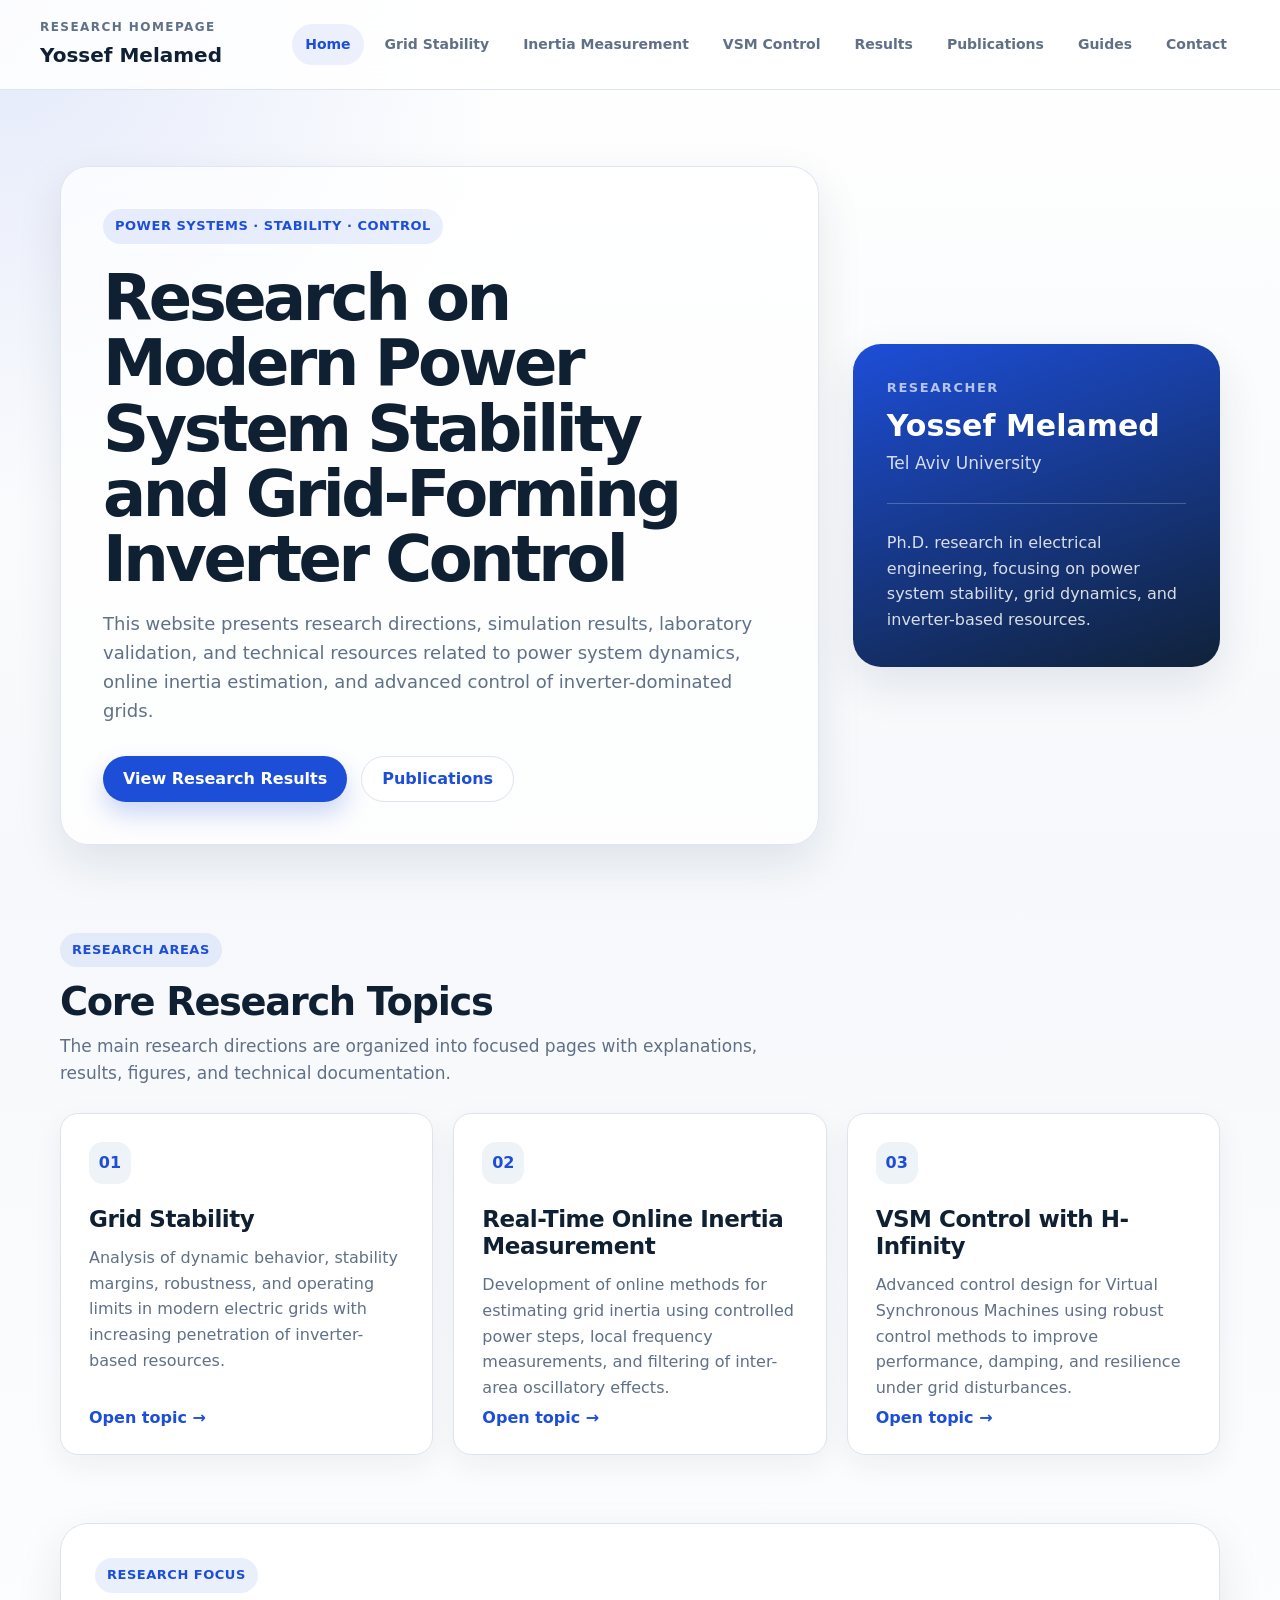
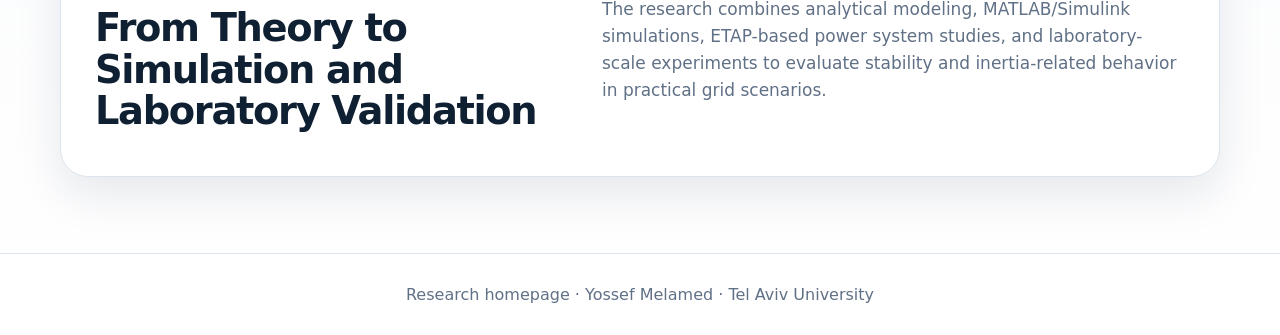
<file: index.html>
<!DOCTYPE html>
<html lang="en" id="htmlRoot">
<head>
  <meta charset="UTF-8" />
  <meta name="viewport" content="width=device-width, initial-scale=1.0" />
  <meta name="description" content="Research homepage of Yossef Melamed, focusing on power system stability, online inertia estimation, grid-forming inverters, and advanced control." />

  <title>Yossef Melamed | Research Homepage</title>

  <link rel="stylesheet" href="style.css" />
</head>

<body>
  <header class="topbar">
    <a class="brand" href="index.html" aria-label="Yossef Melamed research homepage">
      <div class="small-label">Research Homepage</div>
      <div class="name">Yossef Melamed</div>
    </a>

    <nav class="nav" aria-label="Main navigation">
      <a href="index.html" class="active">Home</a>
      <a href="grid-stability.html">Grid Stability</a>
      <a href="inertia-measurement.html">Inertia Measurement</a>
      <a href="vsm-hinfinity.html">VSM Control</a>
      <a href="results.html">Results</a>
      <a href="publications.html">Publications</a>
      <a href="guides.html">Guides</a>
      <a href="contact.html">Contact</a>
    </nav>
  </header>

  <main>
    <section class="hero container">
      <div class="hero-text">
        <div class="badge">Power Systems · Stability · Control</div>

        <h1>
          Research on Modern Power System Stability and Grid-Forming Inverter Control
        </h1>

        <p class="subtitle">
          This website presents research directions, simulation results, laboratory validation,
          and technical resources related to power system dynamics, online inertia estimation,
          and advanced control of inverter-dominated grids.
        </p>

        <div class="hero-actions">
          <a class="primary-btn" href="results.html">View Research Results</a>
          <a class="secondary-btn" href="publications.html">Publications</a>
        </div>
      </div>

      <aside class="profile-card" aria-label="Researcher profile">
        <div class="profile-label">Researcher</div>
        <div class="profile-name">Yossef Melamed</div>
        <div class="profile-university">Tel Aviv University</div>

        <div class="profile-divider"></div>

        <p>
          Ph.D. research in electrical engineering, focusing on power system stability,
          grid dynamics, and inverter-based resources.
        </p>
      </aside>
    </section>

    <section class="topics container">
      <div class="section-heading">
        <span class="section-kicker">Research Areas</span>
        <h2>Core Research Topics</h2>
        <p>
          The main research directions are organized into focused pages with explanations,
          results, figures, and technical documentation.
        </p>
      </div>

      <div class="cards">
        <a class="card clickable-card" href="grid-stability.html">
          <div class="card-number">01</div>
          <h3>Grid Stability</h3>
          <p>
            Analysis of dynamic behavior, stability margins, robustness, and operating limits
            in modern electric grids with increasing penetration of inverter-based resources.
          </p>
          <span class="card-link">Open topic →</span>
        </a>

        <a class="card clickable-card" href="inertia-measurement.html">
          <div class="card-number">02</div>
          <h3>Real-Time Online Inertia Measurement</h3>
          <p>
            Development of online methods for estimating grid inertia using controlled power
            steps, local frequency measurements, and filtering of inter-area oscillatory effects.
          </p>
          <span class="card-link">Open topic →</span>
        </a>

        <a class="card clickable-card" href="vsm-hinfinity.html">
          <div class="card-number">03</div>
          <h3>VSM Control with H-Infinity</h3>
          <p>
            Advanced control design for Virtual Synchronous Machines using robust control
            methods to improve performance, damping, and resilience under grid disturbances.
          </p>
          <span class="card-link">Open topic →</span>
        </a>
      </div>
    </section>

    <section class="highlight-section container">
      <div class="highlight-box">
        <div>
          <span class="section-kicker">Research Focus</span><nav class="nav" aria-label="Main navigation">
          <h2>From Theory to Simulation and Laboratory Validation</h2>
        </div>

        <p>
          The research combines analytical modeling, MATLAB/Simulink simulations, ETAP-based
          power system studies, and laboratory-scale experiments to evaluate stability and
          inertia-related behavior in practical grid scenarios.
        </p>
      </div>
    </section>
  </main>

  <footer class="footer">
    <span>Research homepage · Yossef Melamed · Tel Aviv University</span>
  </footer>

  <script src="script.js"></script>
</body>
</html>
</file>
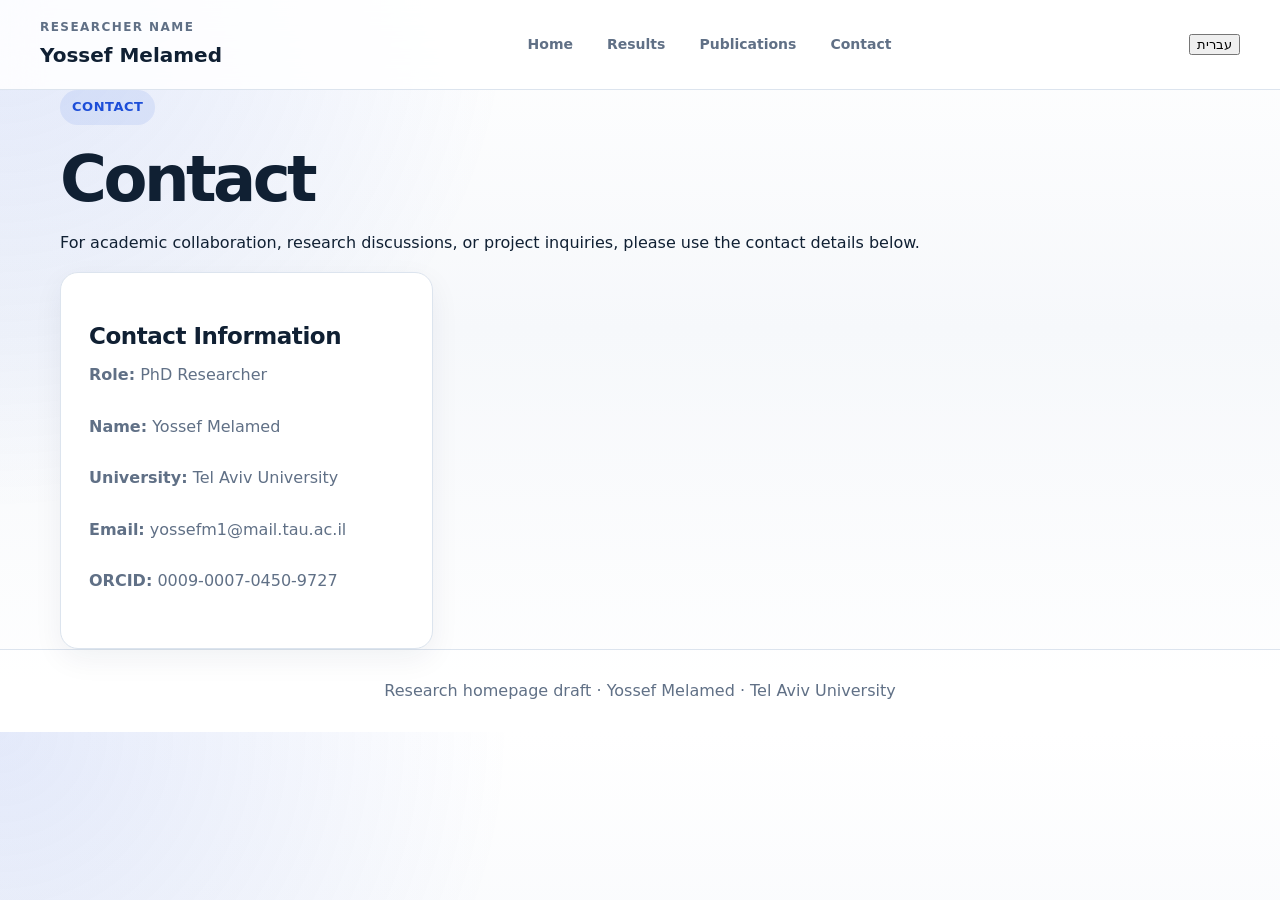
<file: contact.html>
<!DOCTYPE html>
<html lang="en" id="htmlRoot">
<head>
  <meta charset="UTF-8" />
  <meta name="viewport" content="width=device-width, initial-scale=1.0" />
  <title>Contact | Yossef Melamed</title>
  <link rel="stylesheet" href="style.css" />
</head>
<body>
  <header class="topbar">
    <div class="brand">
      <div class="small-label" id="researcherLabel">Researcher Name</div>
      <div class="name" id="researcherName">Yossef Melamed</div>
    </div>

    <nav class="nav">
      <a href="index.html" id="navHome">Home</a>
      <a href="results.html" id="navResults">Results</a>
      <a href="publications.html" id="navPublications">Publications</a>
      <a href="contact.html" id="navContact">Contact</a>
    </nav>

    <button id="langToggle">עברית</button>
  </header>

  <main class="container">
    <section class="page-hero">
      <div class="badge" id="contactBadge">Contact</div>
      <h1 id="contactTitle">Contact</h1>
      <p id="contactSubtitle">
        For academic collaboration, research discussions, or project inquiries, please use the contact details below.
      </p>
    </section>

    <section class="cards">
      <div class="card">
        <h3 id="contactCardTitle">Contact Information</h3>
        <p><strong id="contactRoleLabel">Role:</strong> <span id="contactRoleValue">PhD Researcher</span></p>
        <p><strong id="contactNameLabel">Name:</strong> <span id="contactNameValue">Yossef Melamed</span></p>
        <p><strong id="contactUniLabel">University:</strong> <span id="contactUniValue">Tel Aviv University</span></p>
        <p><strong>Email:</strong> <a href="mailto:yossefm1@mail.tau.ac.il">yossefm1@mail.tau.ac.il</a></p>
        <p><strong>ORCID:</strong> <a href="https://orcid.org/0009-0007-0450-9727" target="_blank" rel="noopener noreferrer">0009-0007-0450-9727</a></p>
      </div>
    </section>
  </main>

  <footer class="footer" id="footer">
    Research homepage draft · Yossef Melamed · Tel Aviv University
  </footer>

  <script src="script.js"></script>
</body>
</html>
</file>
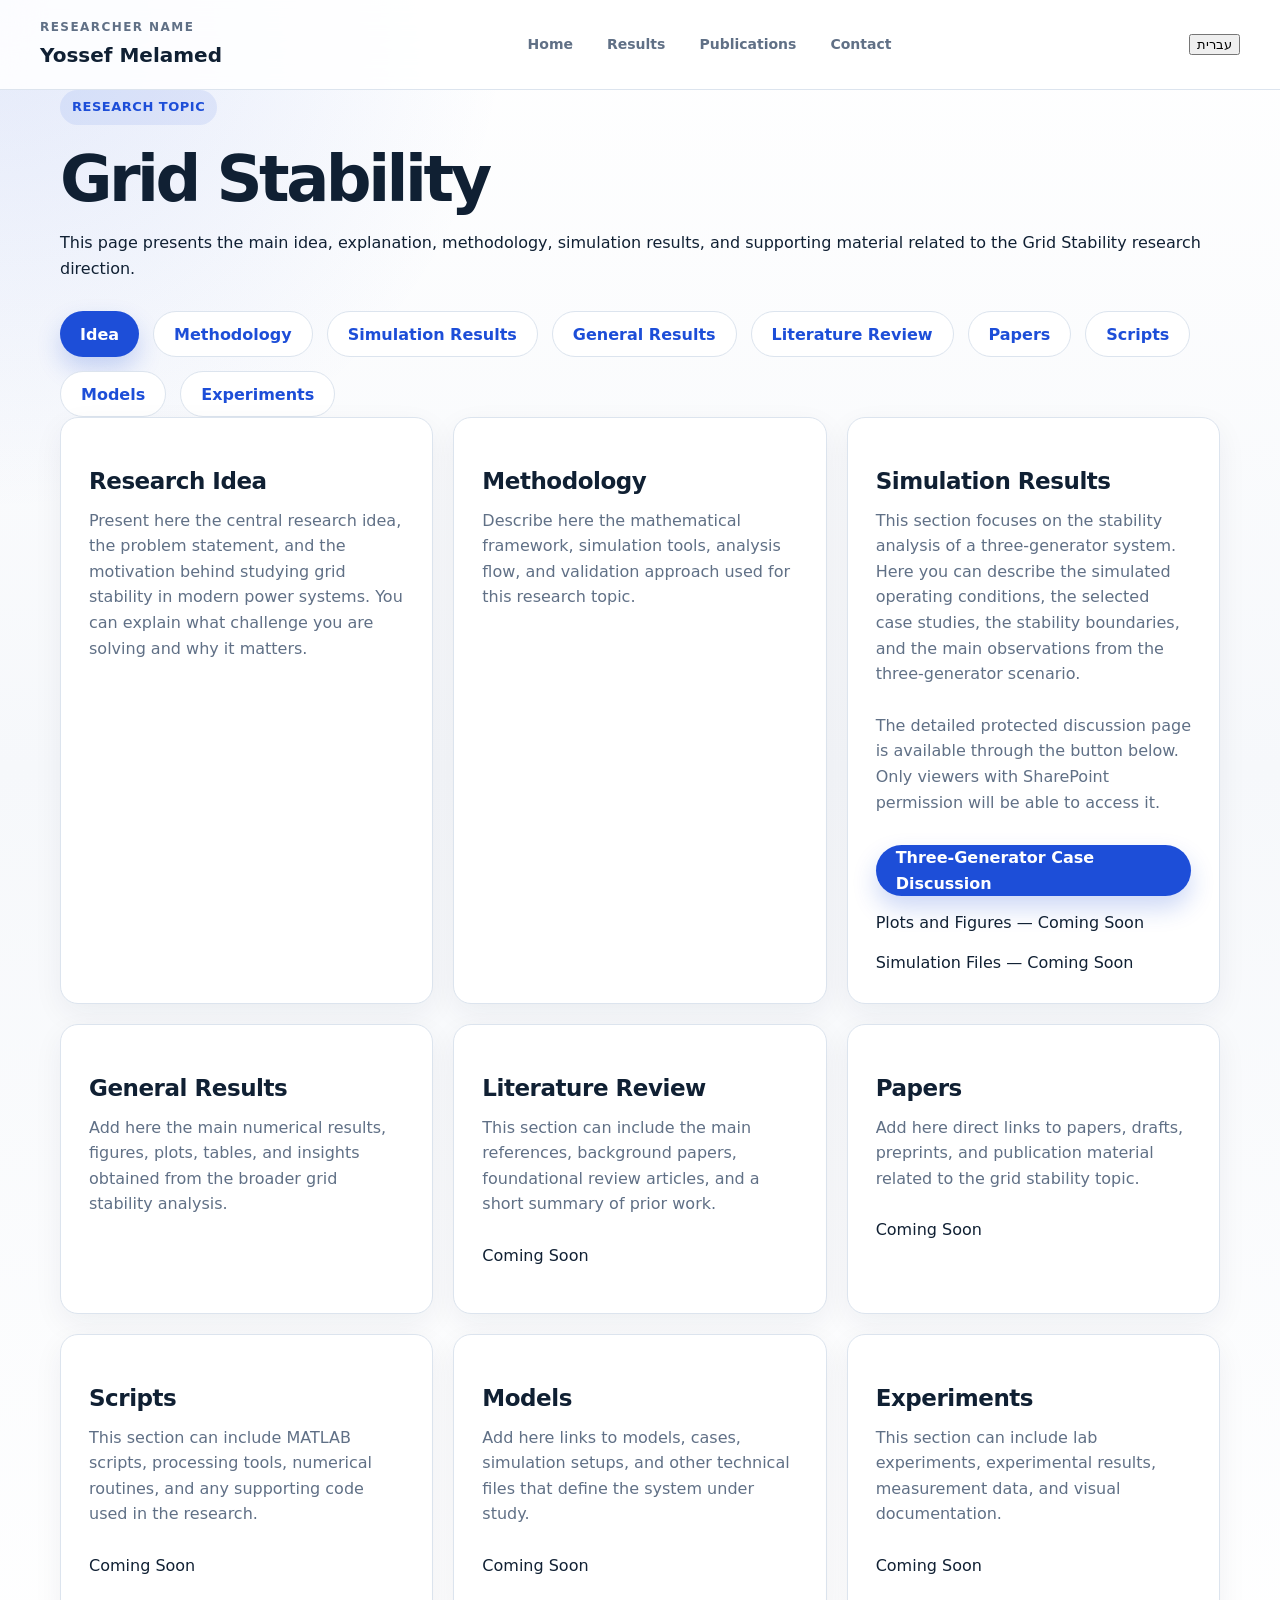
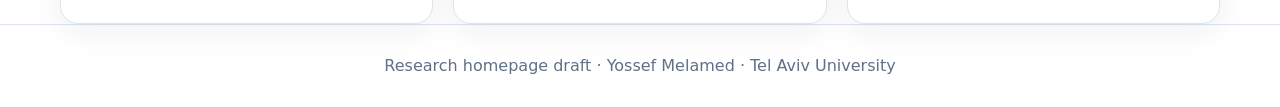
<file: grid-stability.html>
<!DOCTYPE html>
<html lang="en" id="htmlRoot">
<head>
  <meta charset="UTF-8" />
  <meta name="viewport" content="width=device-width, initial-scale=1.0" />
  <title>Grid Stability | Yossef Melamed</title>
  <link rel="stylesheet" href="style.css" />
</head>
<body>
  <header class="topbar">
    <div class="brand">
      <div class="small-label" id="researcherLabel">Researcher Name</div>
      <div class="name" id="researcherName">Yossef Melamed</div>
    </div>

    <nav class="nav">
      <a href="index.html" id="navHome">Home</a>
      <a href="results.html" id="navResults">Results</a>
      <a href="publications.html" id="navPublications">Publications</a>
      <a href="contact.html" id="navContact">Contact</a>
    </nav>

    <button id="langToggle">עברית</button>
  </header>

  <main class="container">
    <section class="page-hero">
      <div class="badge">Research Topic</div>
      <h1>Grid Stability</h1>
      <p>
        This page presents the main idea, explanation, methodology, simulation
        results, and supporting material related to the Grid Stability research direction.
      </p>

      <div class="hero-actions">
        <a class="primary-btn" href="#idea">Idea</a>
        <a class="secondary-btn" href="#methodology">Methodology</a>
        <a class="secondary-btn" href="#simulation-results">Simulation Results</a>
        <a class="secondary-btn" href="#results-section">General Results</a>
        <a class="secondary-btn" href="#literature">Literature Review</a>
        <a class="secondary-btn" href="#papers">Papers</a>
        <a class="secondary-btn" href="#scripts">Scripts</a>
        <a class="secondary-btn" href="#models">Models</a>
        <a class="secondary-btn" href="#experiments">Experiments</a>
      </div>
    </section>

    <section class="cards">
      <div class="card" id="idea">
        <h3>Research Idea</h3>
        <p>
          Present here the central research idea, the problem statement, and the
          motivation behind studying grid stability in modern power systems.
          You can explain what challenge you are solving and why it matters.
        </p>
      </div>

      <div class="card" id="methodology">
        <h3>Methodology</h3>
        <p>
          Describe here the mathematical framework, simulation tools, analysis
          flow, and validation approach used for this research topic.
        </p>
      </div>

      <div class="card" id="simulation-results">
        <h3>Simulation Results</h3>
        <p>
          This section focuses on the stability analysis of a three-generator system.
          Here you can describe the simulated operating conditions, the selected case studies,
          the stability boundaries, and the main observations from the three-generator scenario.
        </p>
        <p>
          The detailed protected discussion page is available through the button below.
          Only viewers with SharePoint permission will be able to access it.
        </p>

        <div class="hero-actions">
          <a class="primary-btn small-btn" href="https://tauex.sharepoint.com/sites/ResearchPortalYossefMelamed/SitePages/Three-Generator-Stability-Case.aspx" target="_blank" rel="noopener noreferrer">
            Three-Generator Case Discussion
          </a>
          <span class="disabled-btn small-btn">Plots and Figures — Coming Soon</span>
          <span class="disabled-btn small-btn">Simulation Files — Coming Soon</span>
        </div>
      </div>

      <div class="card" id="results-section">
        <h3>General Results</h3>
        <p>
          Add here the main numerical results, figures, plots, tables, and
          insights obtained from the broader grid stability analysis.
        </p>
      </div>

      <div class="card" id="literature">
        <h3>Literature Review</h3>
        <p>
          This section can include the main references, background papers,
          foundational review articles, and a short summary of prior work.
        </p>
        <span class="disabled-btn small-btn">Coming Soon</span>
      </div>

      <div class="card" id="papers">
        <h3>Papers</h3>
        <p>
          Add here direct links to papers, drafts, preprints, and publication
          material related to the grid stability topic.
        </p>
        <span class="disabled-btn small-btn">Coming Soon</span>
      </div>

      <div class="card" id="scripts">
        <h3>Scripts</h3>
        <p>
          This section can include MATLAB scripts, processing tools, numerical
          routines, and any supporting code used in the research.
        </p>
        <span class="disabled-btn small-btn">Coming Soon</span>
      </div>

      <div class="card" id="models">
        <h3>Models</h3>
        <p>
          Add here links to models, cases, simulation setups, and other
          technical files that define the system under study.
        </p>
        <span class="disabled-btn small-btn">Coming Soon</span>
      </div>

      <div class="card" id="experiments">
        <h3>Experiments</h3>
        <p>
          This section can include lab experiments, experimental results,
          measurement data, and visual documentation.
        </p>
        <span class="disabled-btn small-btn">Coming Soon</span>
      </div>
    </section>
  </main>

  <footer class="footer" id="footer">
    Research homepage draft · Yossef Melamed · Tel Aviv University
  </footer>

  <script src="script.js"></script>
</body>
</html>
</file>
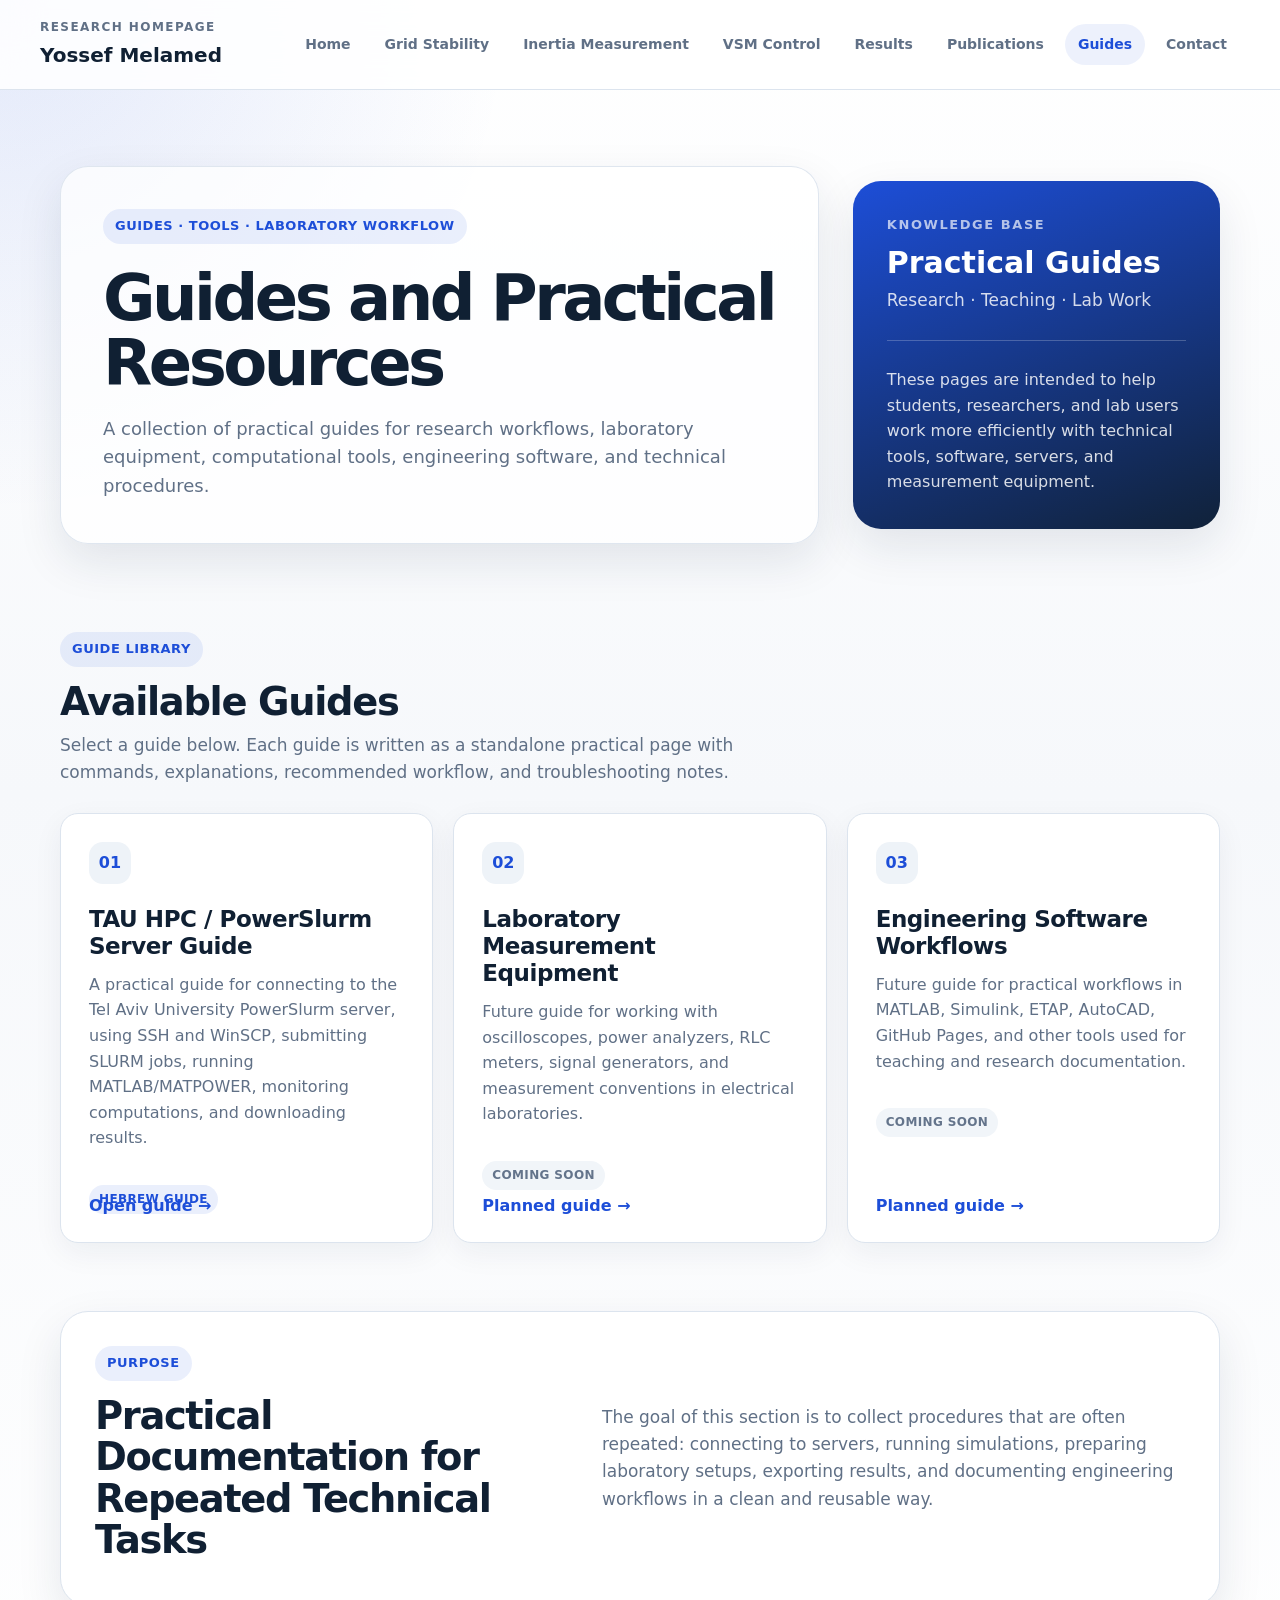
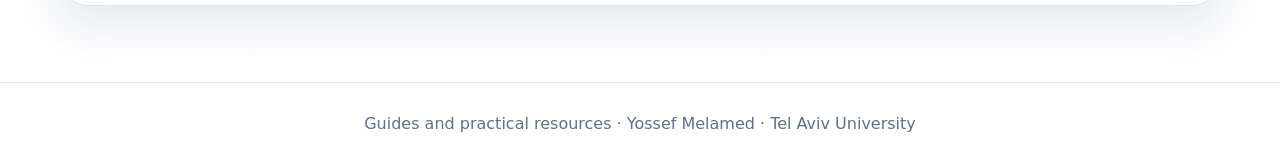
<file: guides.html>
<!DOCTYPE html>
<html lang="en" id="htmlRoot">
<head>
  <meta charset="UTF-8" />
  <meta name="viewport" content="width=device-width, initial-scale=1.0" />

  <title>Guides & Practical Tools | Yossef Melamed</title>

  <link rel="stylesheet" href="style.css" />
</head>

<body>
  <header class="topbar">
    <a class="brand" href="index.html" aria-label="Yossef Melamed research homepage">
      <div class="small-label">Research Homepage</div>
      <div class="name">Yossef Melamed</div>
    </a>

    <nav class="nav" aria-label="Main navigation">
      <a href="index.html">Home</a>
      <a href="grid-stability.html">Grid Stability</a>
      <a href="inertia-measurement.html">Inertia Measurement</a>
      <a href="vsm-hinfinity.html">VSM Control</a>
      <a href="results.html">Results</a>
      <a href="publications.html">Publications</a>
      <a href="guides.html" class="active">Guides</a>
      <a href="contact.html">Contact</a>
    </nav>
  </header>

  <main>
    <section class="hero container">
      <div class="hero-text">
        <div class="badge">Guides · Tools · Laboratory Workflow</div>

        <h1>
          Guides and Practical Resources
        </h1>

        <p class="subtitle">
          A collection of practical guides for research workflows, laboratory equipment,
          computational tools, engineering software, and technical procedures.
        </p>
      </div>

      <aside class="profile-card" aria-label="Guides overview">
        <div class="profile-label">Knowledge Base</div>
        <div class="profile-name">Practical Guides</div>
        <div class="profile-university">Research · Teaching · Lab Work</div>

        <div class="profile-divider"></div>

        <p>
          These pages are intended to help students, researchers, and lab users work more
          efficiently with technical tools, software, servers, and measurement equipment.
        </p>
      </aside>
    </section>

    <section class="topics container">
      <div class="section-heading">
        <span class="section-kicker">Guide Library</span>
        <h2>Available Guides</h2>
        <p>
          Select a guide below. Each guide is written as a standalone practical page with
          commands, explanations, recommended workflow, and troubleshooting notes.
        </p>
      </div>

      <div class="cards">
        <a class="card clickable-card" href="tau_hpc_server_guide.html">
          <div class="card-number">01</div>
          <h3>TAU HPC / PowerSlurm Server Guide</h3>
          <p>
            A practical guide for connecting to the Tel Aviv University PowerSlurm server,
            using SSH and WinSCP, submitting SLURM jobs, running MATLAB/MATPOWER, monitoring
            computations, and downloading results.
          </p>
          <span class="guide-tag">Hebrew guide</span>
          <span class="card-link">Open guide →</span>
        </a>

        <a class="card clickable-card" href="#">
          <div class="card-number">02</div>
          <h3>Laboratory Measurement Equipment</h3>
          <p>
            Future guide for working with oscilloscopes, power analyzers, RLC meters,
            signal generators, and measurement conventions in electrical laboratories.
          </p>
          <span class="guide-tag muted">Coming soon</span>
          <span class="card-link">Planned guide →</span>
        </a>

        <a class="card clickable-card" href="#">
          <div class="card-number">03</div>
          <h3>Engineering Software Workflows</h3>
          <p>
            Future guide for practical workflows in MATLAB, Simulink, ETAP, AutoCAD,
            GitHub Pages, and other tools used for teaching and research documentation.
          </p>
          <span class="guide-tag muted">Coming soon</span>
          <span class="card-link">Planned guide →</span>
        </a>
      </div>
    </section>

    <section class="highlight-section container">
      <div class="highlight-box">
        <div>
          <span class="section-kicker">Purpose</span>
          <h2>Practical Documentation for Repeated Technical Tasks</h2>
        </div>

        <p>
          The goal of this section is to collect procedures that are often repeated:
          connecting to servers, running simulations, preparing laboratory setups,
          exporting results, and documenting engineering workflows in a clean and reusable way.
        </p>
      </div>
    </section>
  </main>

  <footer class="footer">
    <span>Guides and practical resources · Yossef Melamed · Tel Aviv University</span>
  </footer>

  <script src="script.js"></script>
</body>
</html>
</file>
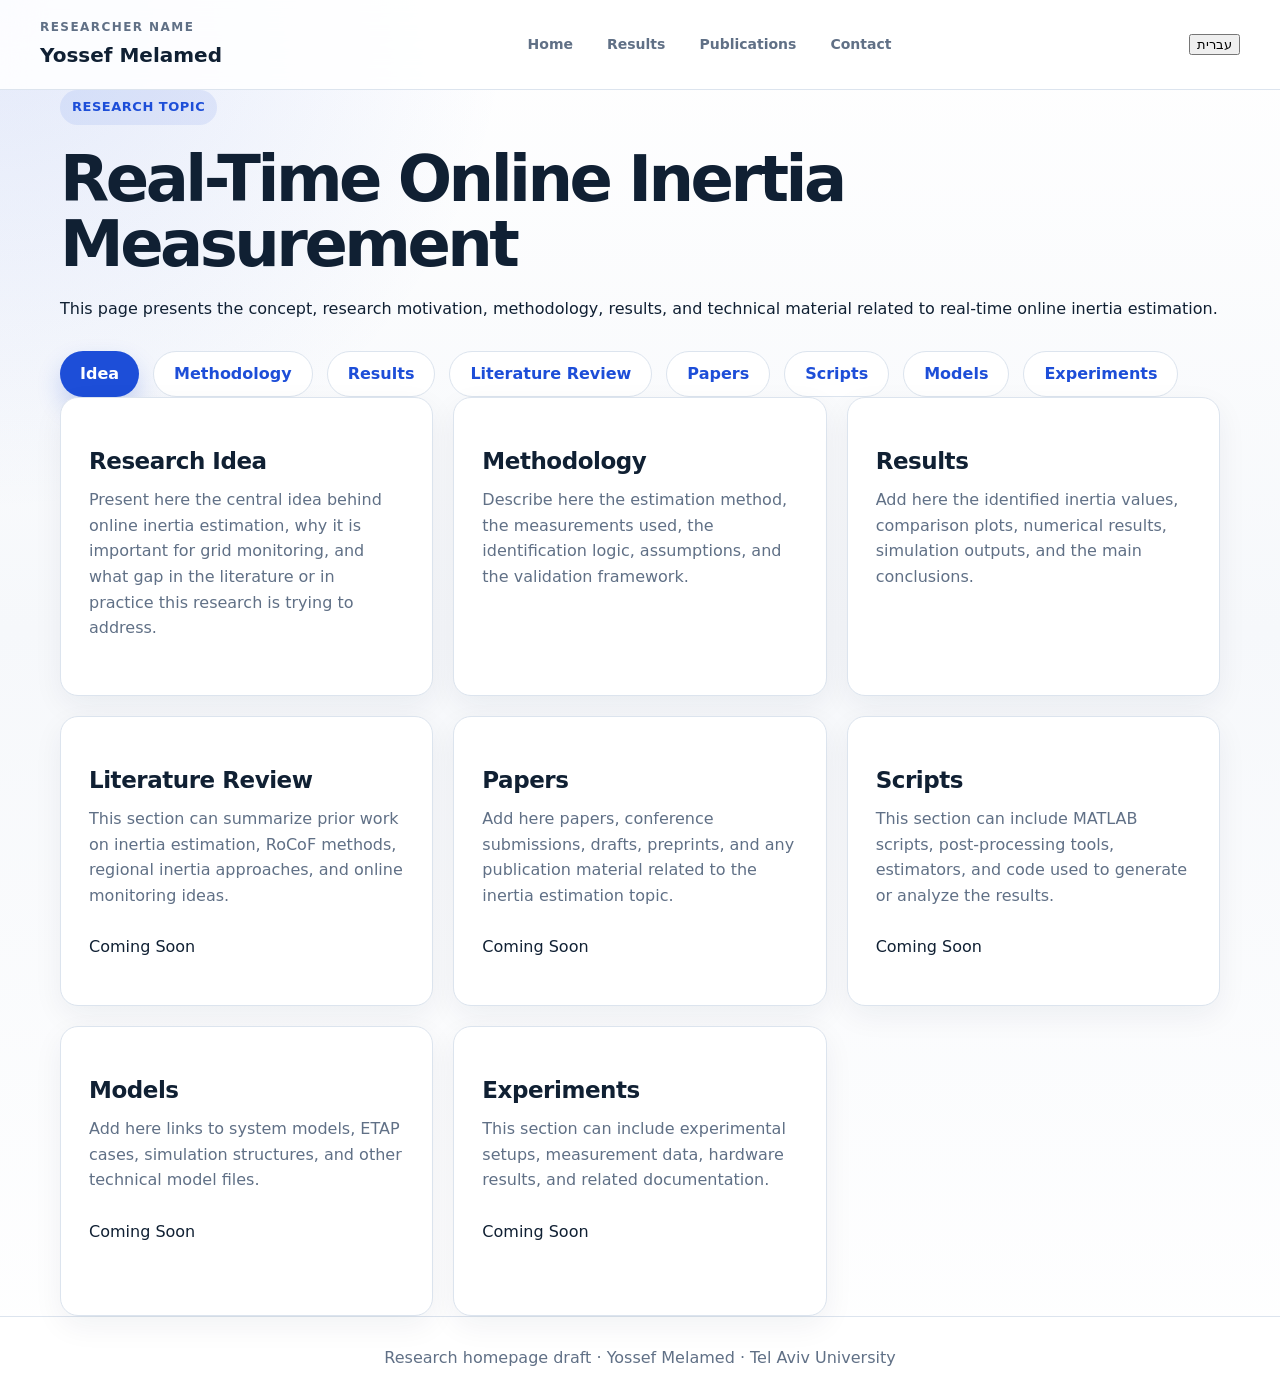
<file: inertia-measurement.html>
<!DOCTYPE html>
<html lang="en" id="htmlRoot">
<head>
  <meta charset="UTF-8" />
  <meta name="viewport" content="width=device-width, initial-scale=1.0" />
  <title>Real-Time Online Inertia Measurement | Yossef Melamed</title>
  <link rel="stylesheet" href="style.css" />
</head>
<body>
  <header class="topbar">
    <div class="brand">
      <div class="small-label" id="researcherLabel">Researcher Name</div>
      <div class="name" id="researcherName">Yossef Melamed</div>
    </div>

    <nav class="nav">
      <a href="index.html" id="navHome">Home</a>
      <a href="results.html" id="navResults">Results</a>
      <a href="publications.html" id="navPublications">Publications</a>
      <a href="contact.html" id="navContact">Contact</a>
    </nav>

    <button id="langToggle">עברית</button>
  </header>

  <main class="container">
    <section class="page-hero">
      <div class="badge">Research Topic</div>
      <h1>Real-Time Online Inertia Measurement</h1>
      <p>
        This page presents the concept, research motivation, methodology, results,
        and technical material related to real-time online inertia estimation.
      </p>

      <div class="hero-actions">
        <a class="primary-btn" href="#idea">Idea</a>
        <a class="secondary-btn" href="#methodology">Methodology</a>
        <a class="secondary-btn" href="#results-section">Results</a>
        <a class="secondary-btn" href="#literature">Literature Review</a>
        <a class="secondary-btn" href="#papers">Papers</a>
        <a class="secondary-btn" href="#scripts">Scripts</a>
        <a class="secondary-btn" href="#models">Models</a>
        <a class="secondary-btn" href="#experiments">Experiments</a>
      </div>
    </section>

    <section class="cards">
      <div class="card" id="idea">
        <h3>Research Idea</h3>
        <p>
          Present here the central idea behind online inertia estimation, why it
          is important for grid monitoring, and what gap in the literature or in
          practice this research is trying to address.
        </p>
      </div>

      <div class="card" id="methodology">
        <h3>Methodology</h3>
        <p>
          Describe here the estimation method, the measurements used, the
          identification logic, assumptions, and the validation framework.
        </p>
      </div>

      <div class="card" id="results-section">
        <h3>Results</h3>
        <p>
          Add here the identified inertia values, comparison plots, numerical
          results, simulation outputs, and the main conclusions.
        </p>
      </div>

      <div class="card" id="literature">
        <h3>Literature Review</h3>
        <p>
          This section can summarize prior work on inertia estimation, RoCoF
          methods, regional inertia approaches, and online monitoring ideas.
        </p>
        <span class="disabled-btn small-btn">Coming Soon</span>
      </div>

      <div class="card" id="papers">
        <h3>Papers</h3>
        <p>
          Add here papers, conference submissions, drafts, preprints, and any
          publication material related to the inertia estimation topic.
        </p>
        <span class="disabled-btn small-btn">Coming Soon</span>
      </div>

      <div class="card" id="scripts">
        <h3>Scripts</h3>
        <p>
          This section can include MATLAB scripts, post-processing tools,
          estimators, and code used to generate or analyze the results.
        </p>
        <span class="disabled-btn small-btn">Coming Soon</span>
      </div>

      <div class="card" id="models">
        <h3>Models</h3>
        <p>
          Add here links to system models, ETAP cases, simulation structures,
          and other technical model files.
        </p>
        <span class="disabled-btn small-btn">Coming Soon</span>
      </div>

      <div class="card" id="experiments">
        <h3>Experiments</h3>
        <p>
          This section can include experimental setups, measurement data,
          hardware results, and related documentation.
        </p>
        <span class="disabled-btn small-btn">Coming Soon</span>
      </div>
    </section>
  </main>

  <footer class="footer" id="footer">
    Research homepage draft · Yossef Melamed · Tel Aviv University
  </footer>

  <script src="script.js"></script>
</body>
</html>
</file>
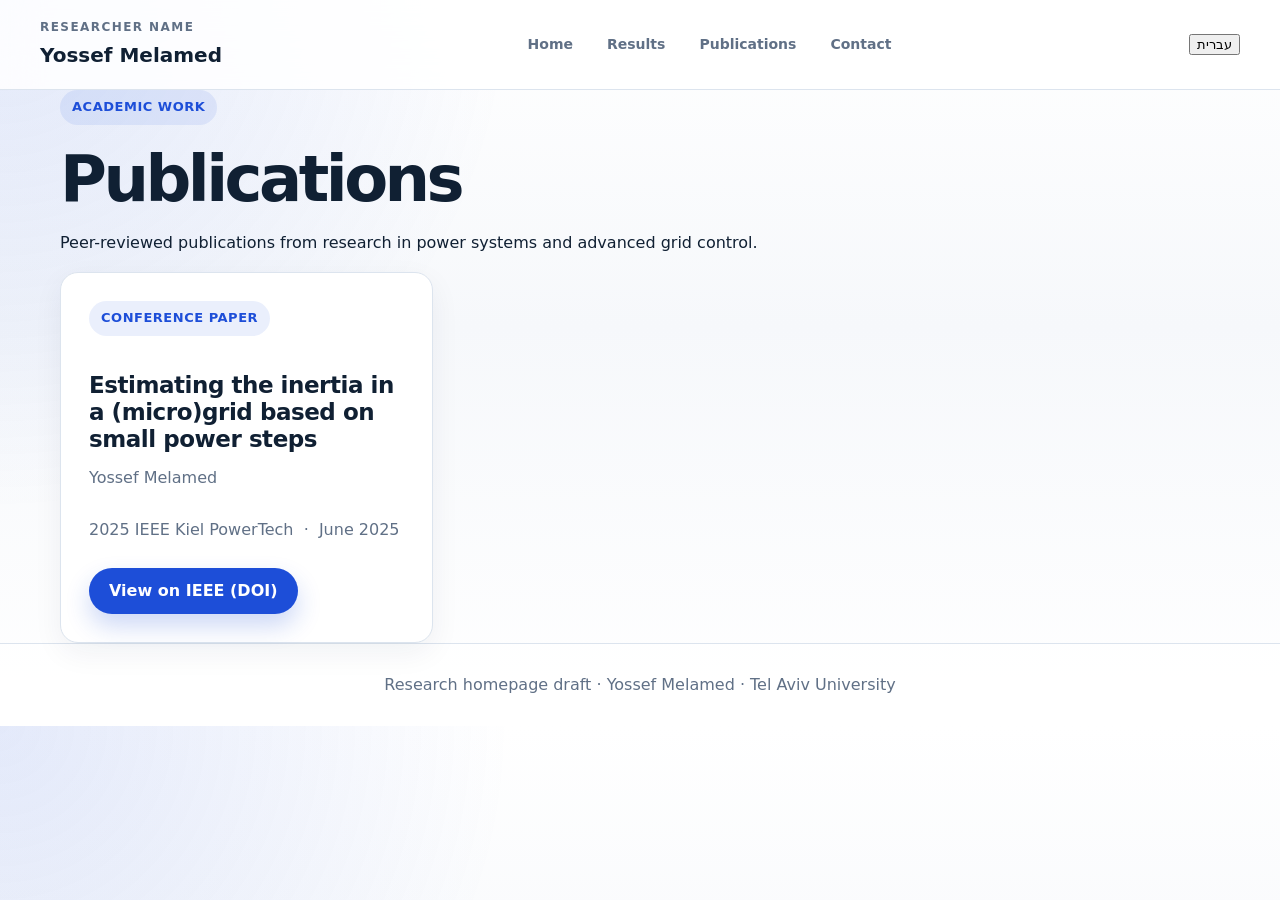
<file: publications.html>
<!DOCTYPE html>
<html lang="en" id="htmlRoot">
<head>
  <meta charset="UTF-8" />
  <meta name="viewport" content="width=device-width, initial-scale=1.0" />
  <title>Publications | Yossef Melamed</title>
  <link rel="stylesheet" href="style.css" />
</head>
<body>
  <header class="topbar">
    <div class="brand">
      <div class="small-label" id="researcherLabel">Researcher Name</div>
      <div class="name" id="researcherName">Yossef Melamed</div>
    </div>

    <nav class="nav">
      <a href="index.html" id="navHome">Home</a>
      <a href="results.html" id="navResults">Results</a>
      <a href="publications.html" id="navPublications">Publications</a>
      <a href="contact.html" id="navContact">Contact</a>
    </nav>

    <button id="langToggle">עברית</button>
  </header>

  <main class="container">
    <section class="page-hero">
      <div class="badge" id="pubBadge">Academic Work</div>
      <h1 id="pubTitle">Publications</h1>
      <p id="pubSubtitle">
        This section can include journal papers, conference submissions, reports, and ongoing work.
      </p>
    </section>

    <section class="cards">
      <div class="card">
        <div class="badge" style="margin-bottom: 14px;">Conference Paper</div>
        <h3>Estimating the inertia in a (micro)grid based on small power steps</h3>
        <p class="pub-meta">Yossef Melamed</p>
        <p class="pub-meta">2025 IEEE Kiel PowerTech &nbsp;·&nbsp; June 2025</p>
        <a class="primary-btn small-btn" href="https://doi.org/10.1109/PowerTech59965.2025.11180225" target="_blank" rel="noopener noreferrer">View on IEEE (DOI)</a>
      </div>
    </section>
  </main>

  <footer class="footer" id="footer">
    Research homepage draft · Yossef Melamed · Tel Aviv University
  </footer>

  <script src="script.js"></script>
</body>
</html>
</file>
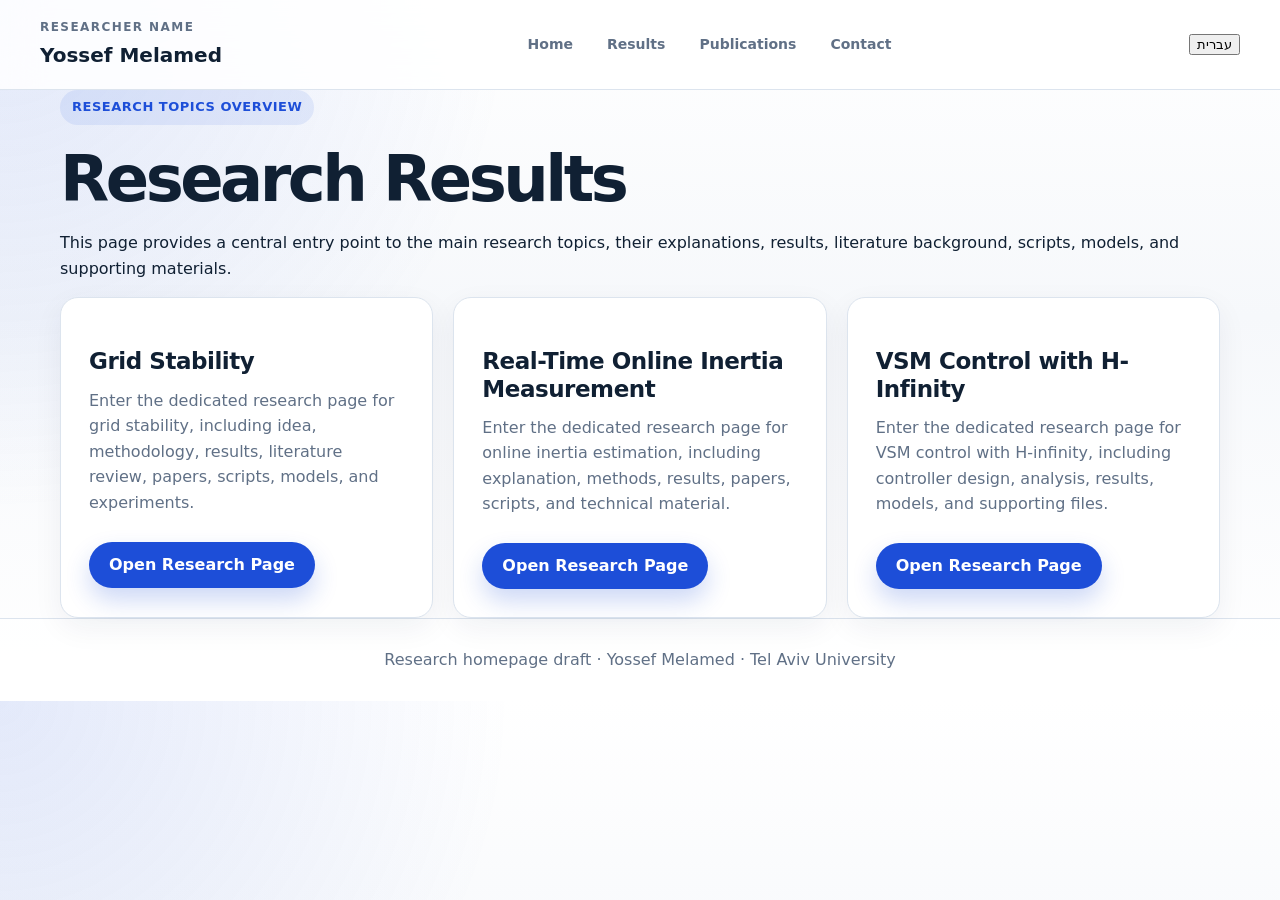
<file: results.html>
<!DOCTYPE html>
<html lang="en" id="htmlRoot">
<head>
  <meta charset="UTF-8" />
  <meta name="viewport" content="width=device-width, initial-scale=1.0" />
  <title>Results | Yossef Melamed</title>
  <link rel="stylesheet" href="style.css" />
</head>
<body>
  <header class="topbar">
    <div class="brand">
      <div class="small-label" id="researcherLabel">Researcher Name</div>
      <div class="name" id="researcherName">Yossef Melamed</div>
    </div>

    <nav class="nav">
      <a href="index.html" id="navHome">Home</a>
      <a href="results.html" id="navResults">Results</a>
      <a href="publications.html" id="navPublications">Publications</a>
      <a href="contact.html" id="navContact">Contact</a>
    </nav>

    <button id="langToggle">עברית</button>
  </header>

  <main class="container">
    <section class="page-hero">
      <div class="badge" id="resultsBadge">Research Topics Overview</div>
      <h1 id="resultsTitle">Research Results</h1>
      <p id="resultsSubtitle">
        This page provides a central entry point to the main research topics, their explanations,
        results, literature background, scripts, models, and supporting materials.
      </p>
    </section>

    <section class="cards">
      <a class="card clickable-card" href="grid-stability.html">
        <h3 id="resCard1Title">Grid Stability</h3>
        <p id="resCard1Text">
          Dedicated page for grid stability research, including idea, methodology,
          simulation results for a three-generator system, literature review,
          papers, scripts, models, and experiments.
        </p>
        <span class="primary-btn small-btn" id="resCard1Btn">Open Research Page</span>
      </a>

      <a class="card clickable-card" href="inertia-measurement.html">
        <h3 id="resCard2Title">Real-Time Online Inertia Measurement</h3>
        <p id="resCard2Text">
          Enter the dedicated research page for online inertia estimation, including explanation,
          methods, results, papers, scripts, and technical material.
        </p>
        <span class="primary-btn small-btn" id="resCard2Btn">Open Research Page</span>
      </a>

      <a class="card clickable-card" href="vsm-hinfinity.html">
        <h3 id="resCard3Title">VSM Control with H-Infinity</h3>
        <p id="resCard3Text">
          Enter the dedicated research page for VSM control with H-infinity, including controller
          design, analysis, results, models, and supporting files.
        </p>
        <span class="primary-btn small-btn" id="resCard3Btn">Open Research Page</span>
      </a>
    </section>
  </main>

  <footer class="footer" id="footer">
    Research homepage draft · Yossef Melamed · Tel Aviv University
  </footer>

  <script src="script.js"></script>
</body>
</html>
</file>
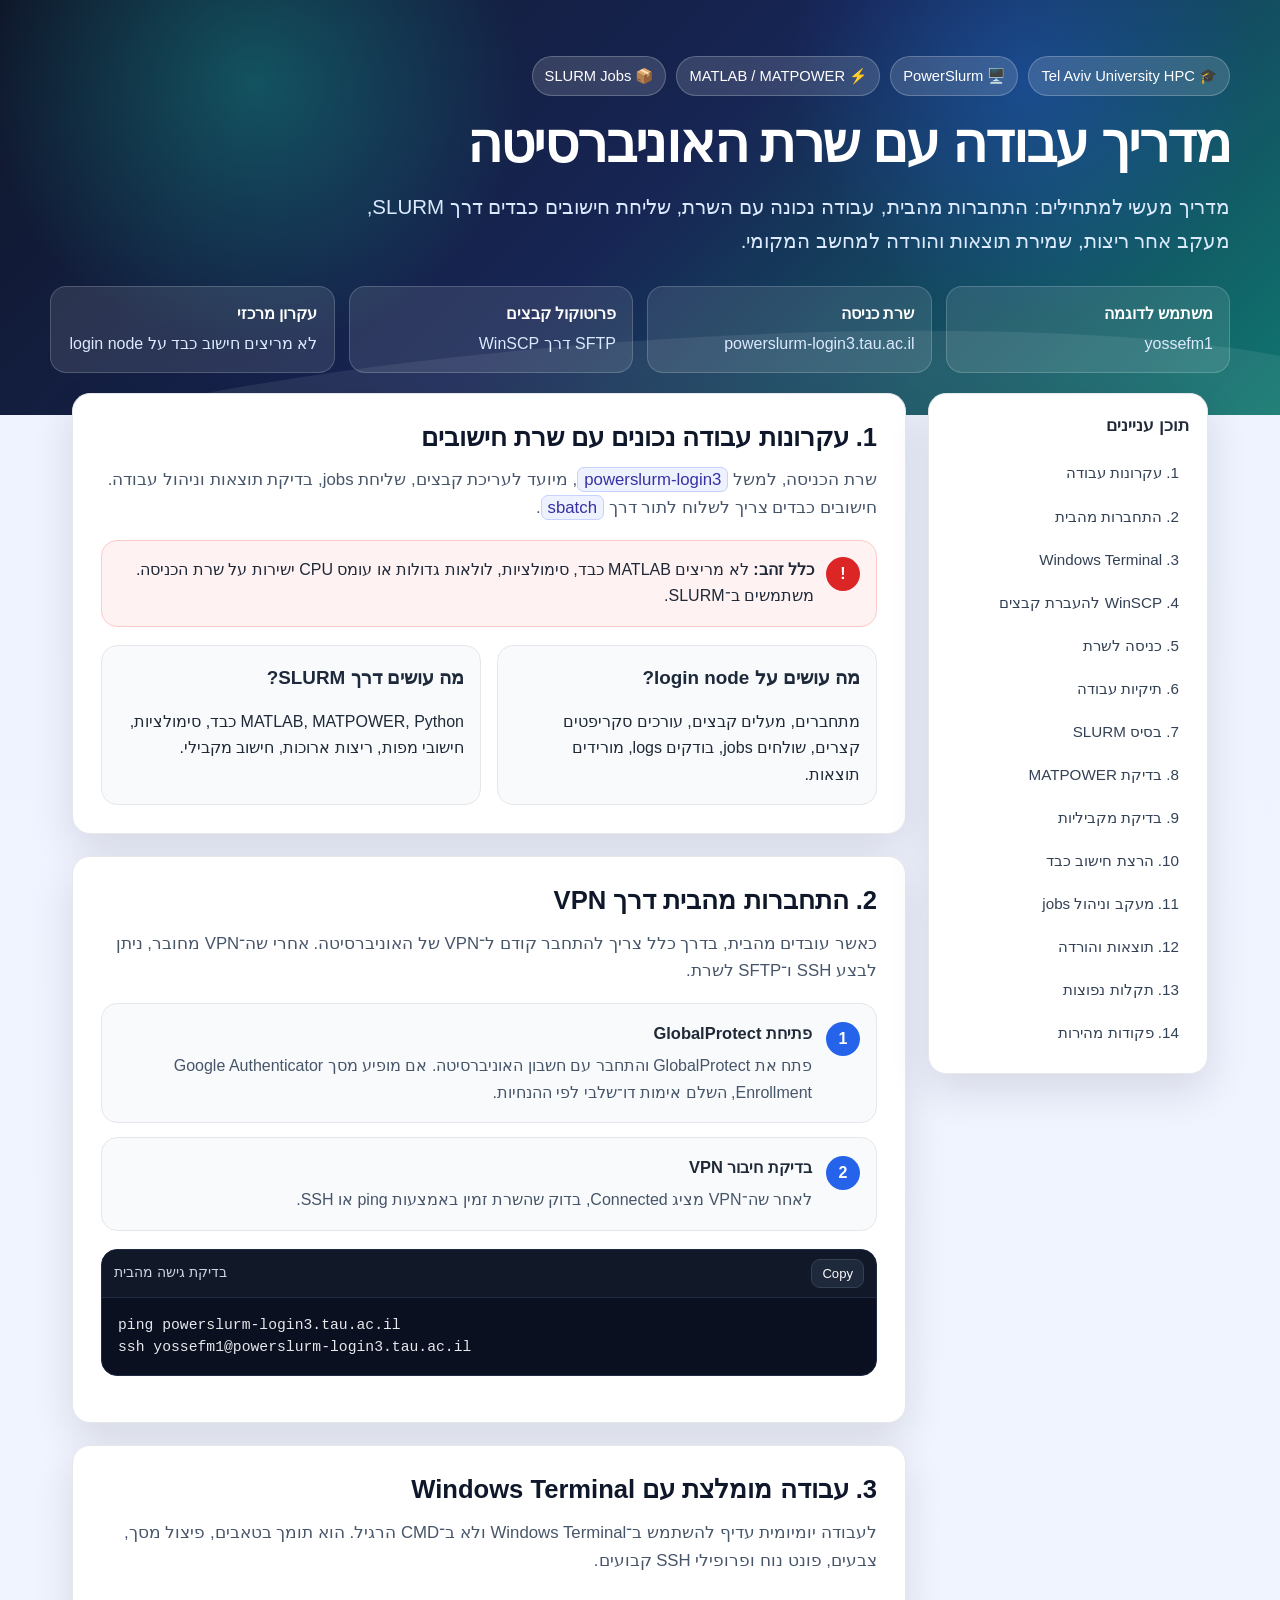
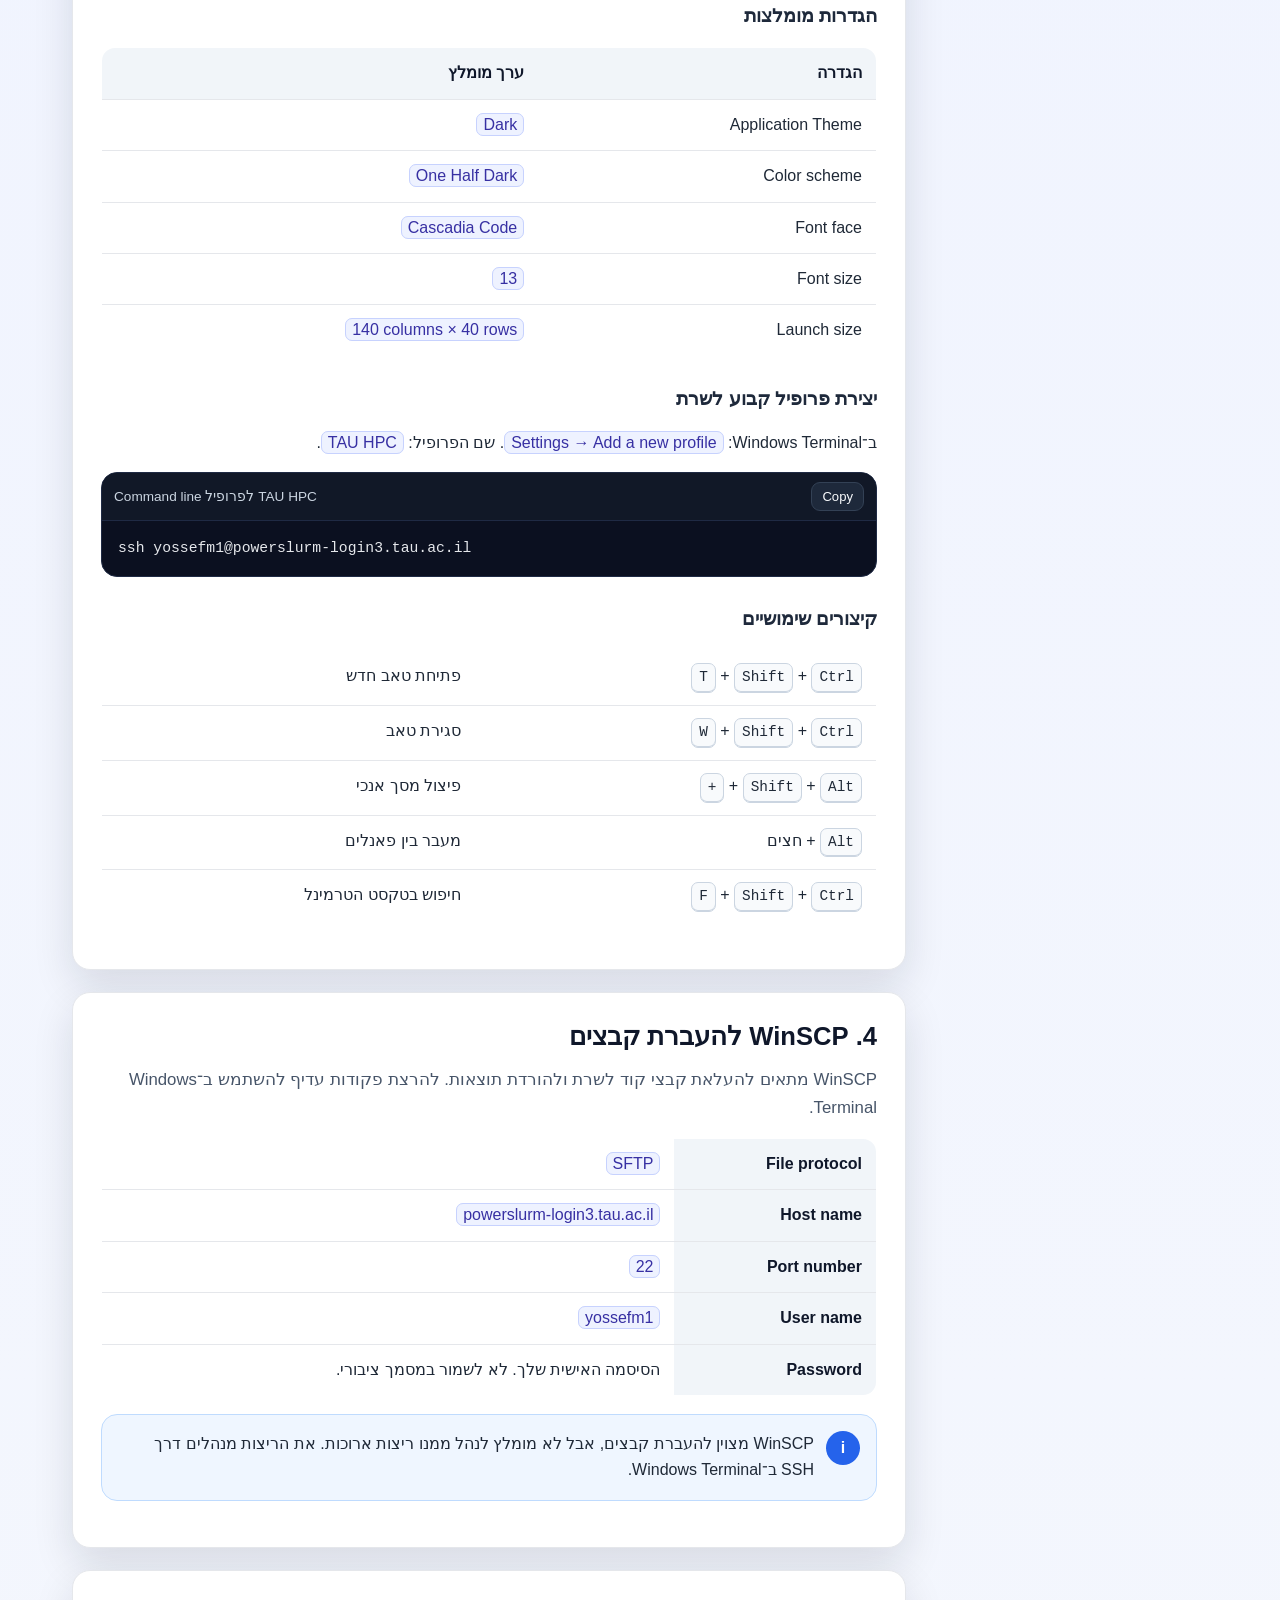
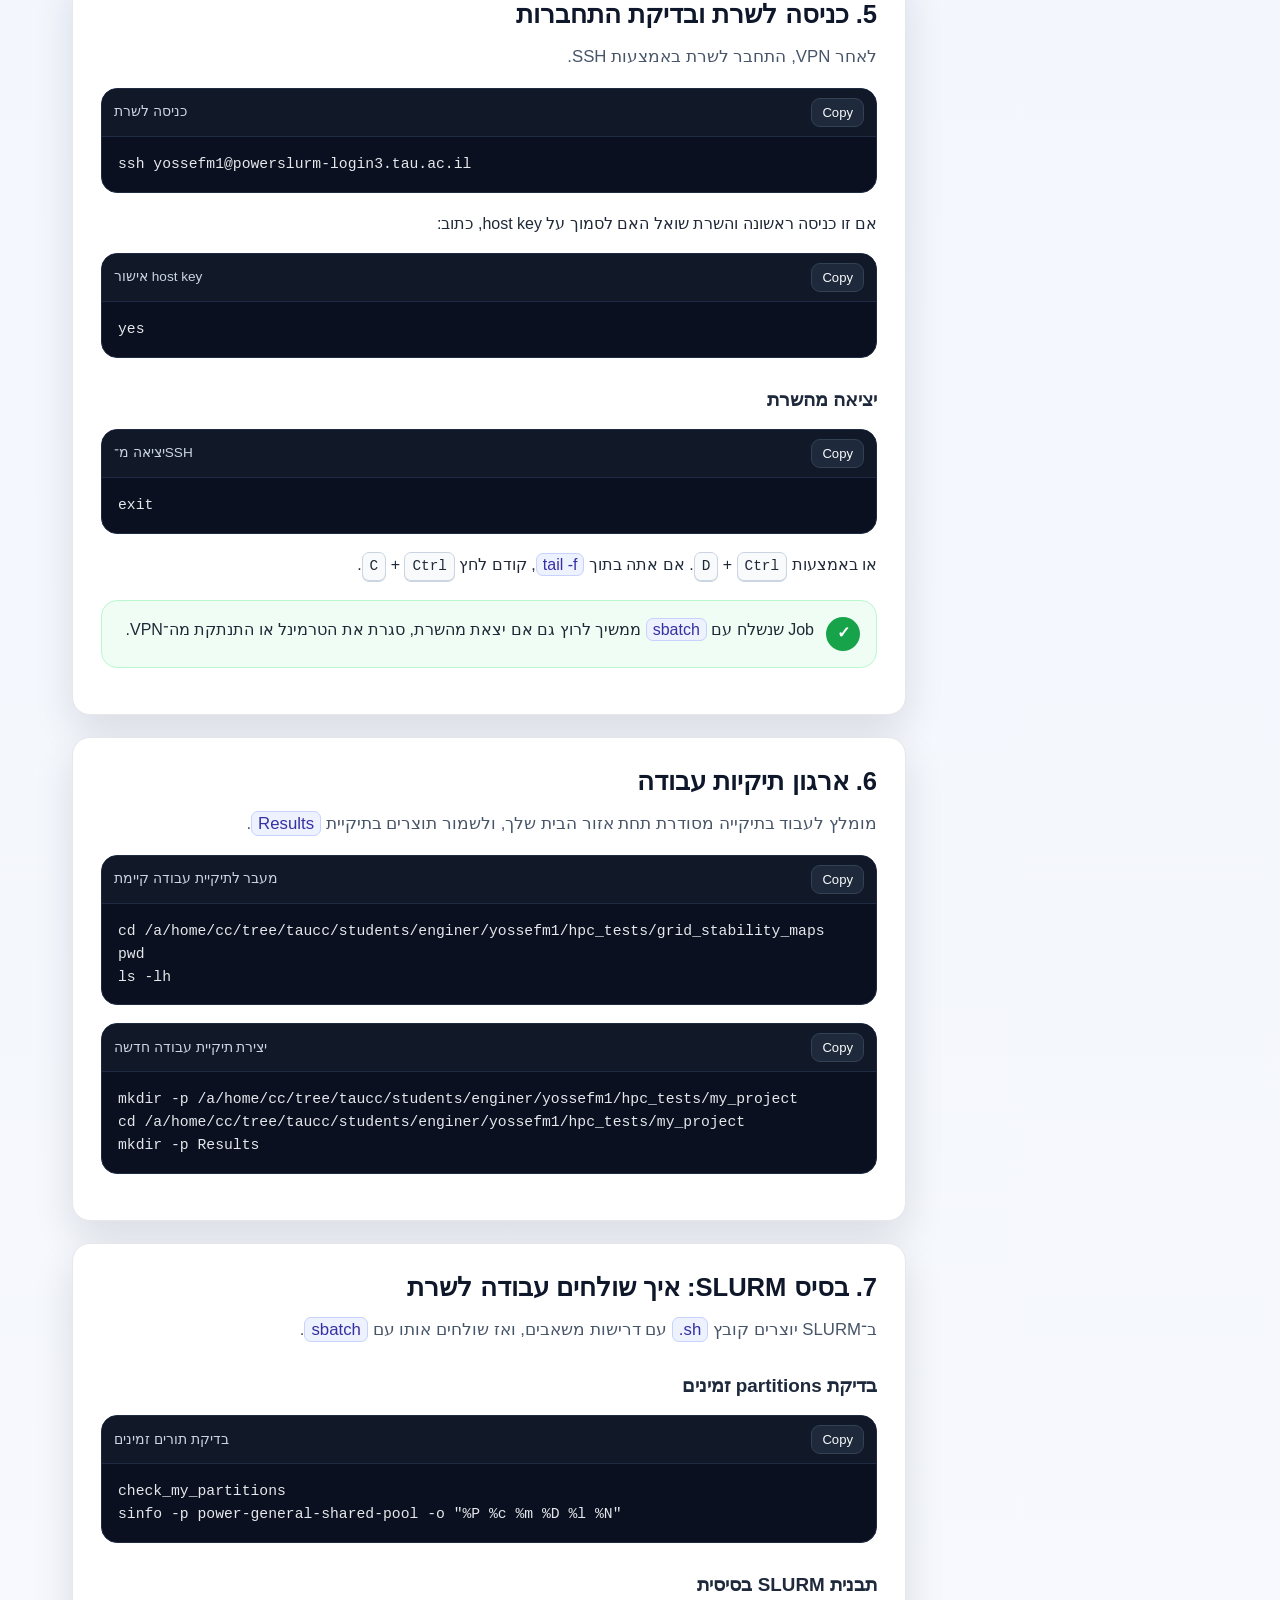
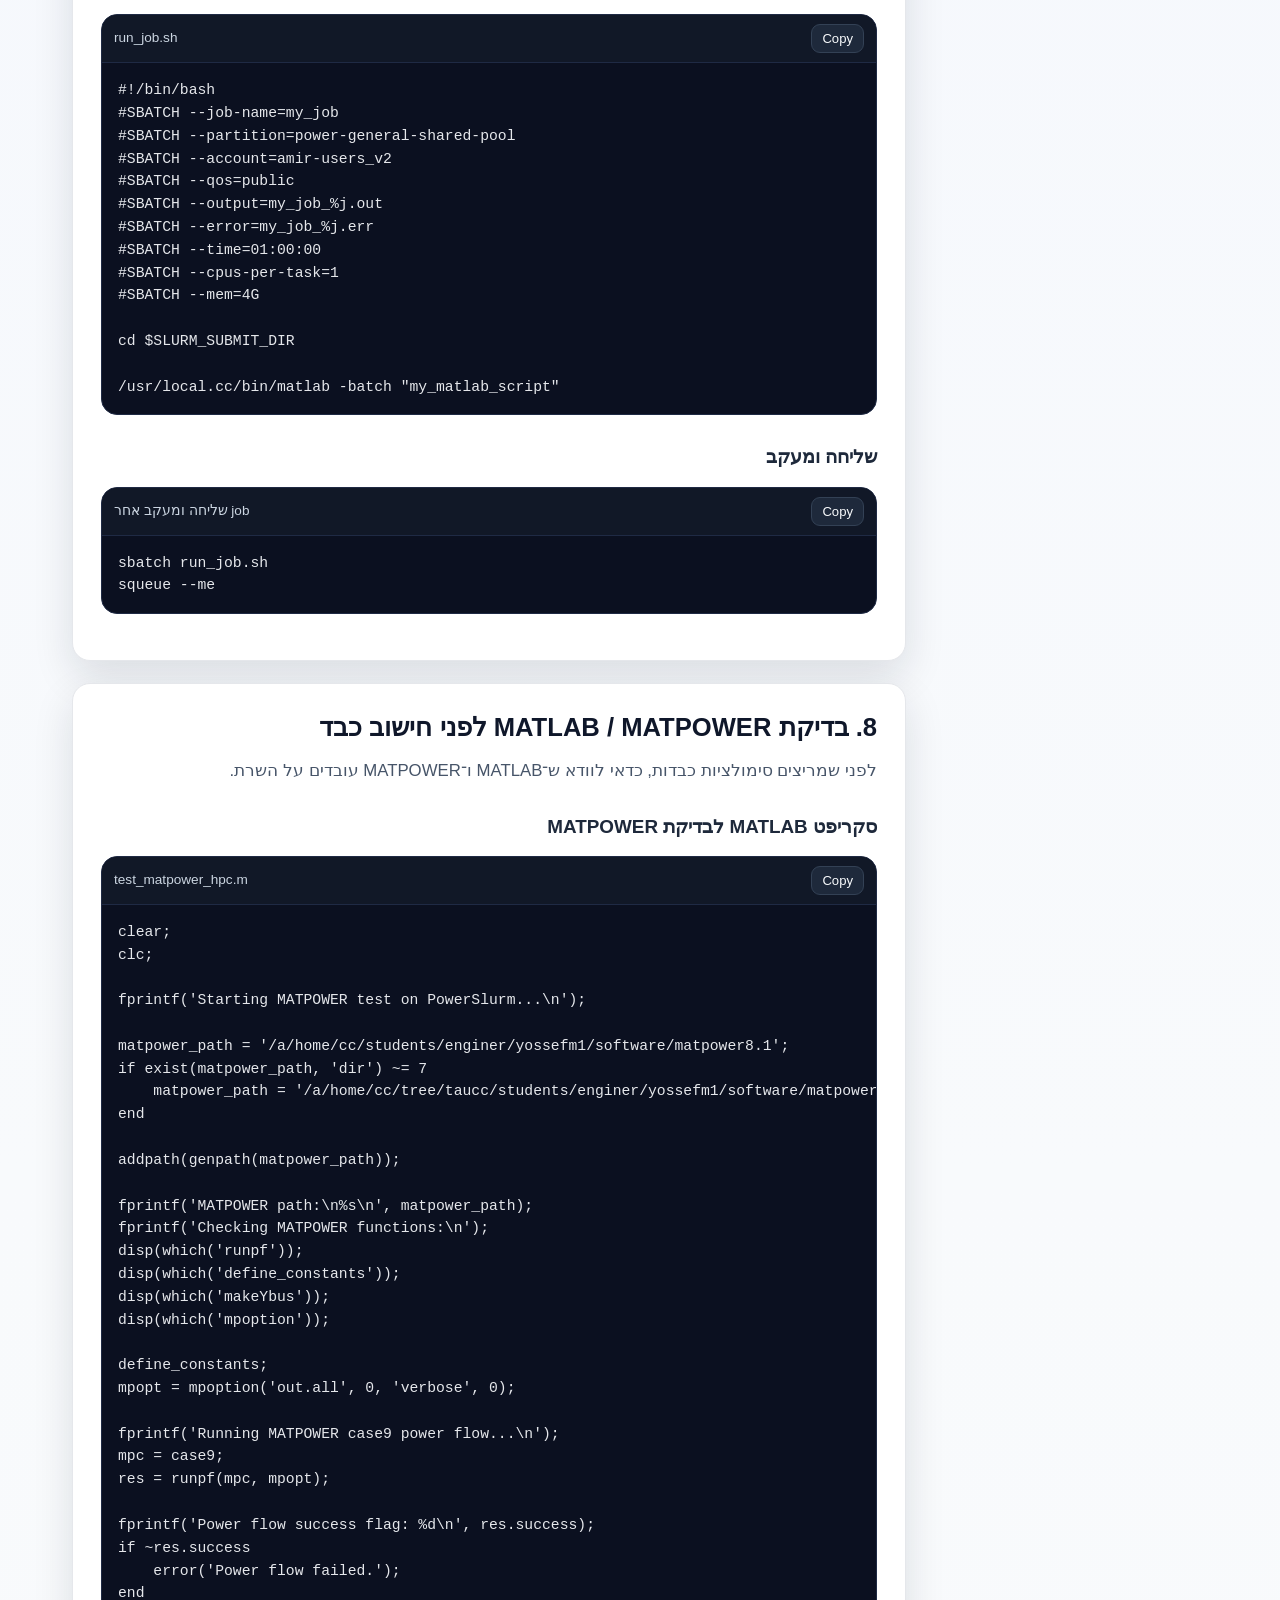
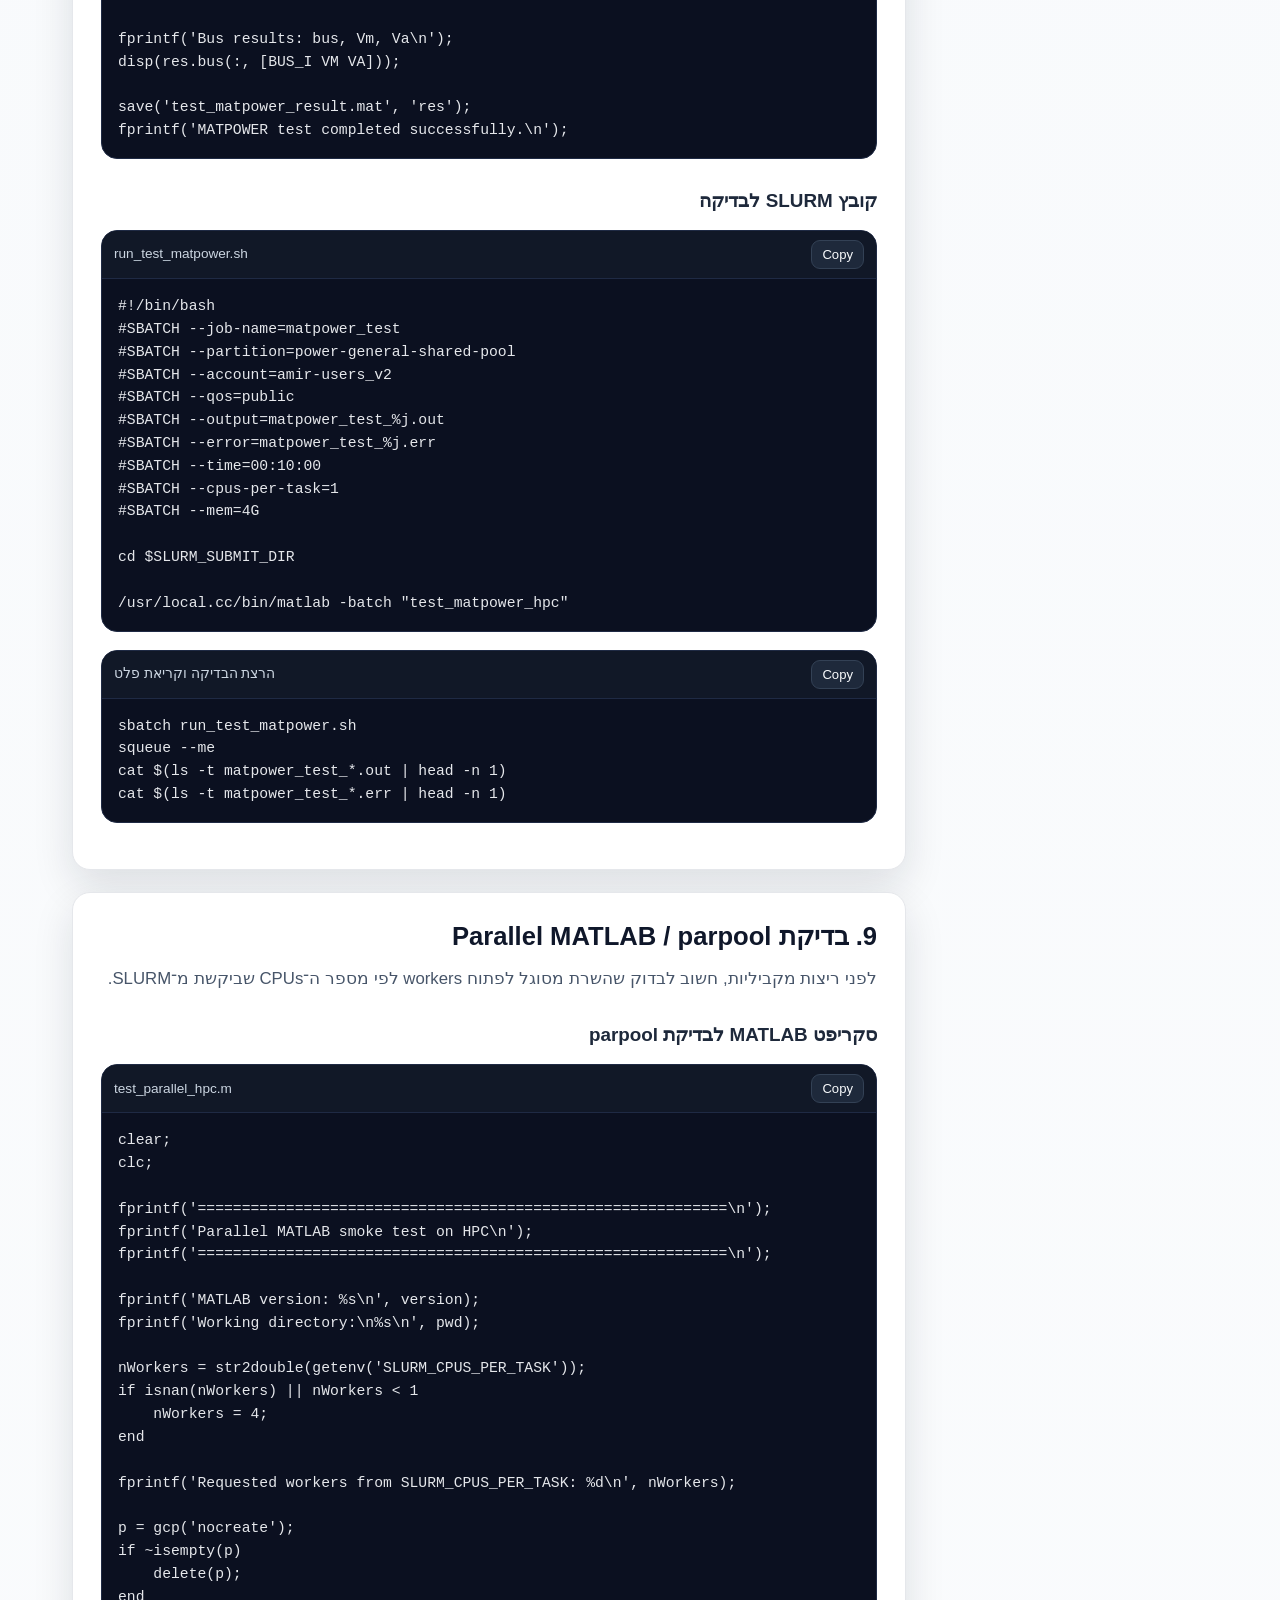
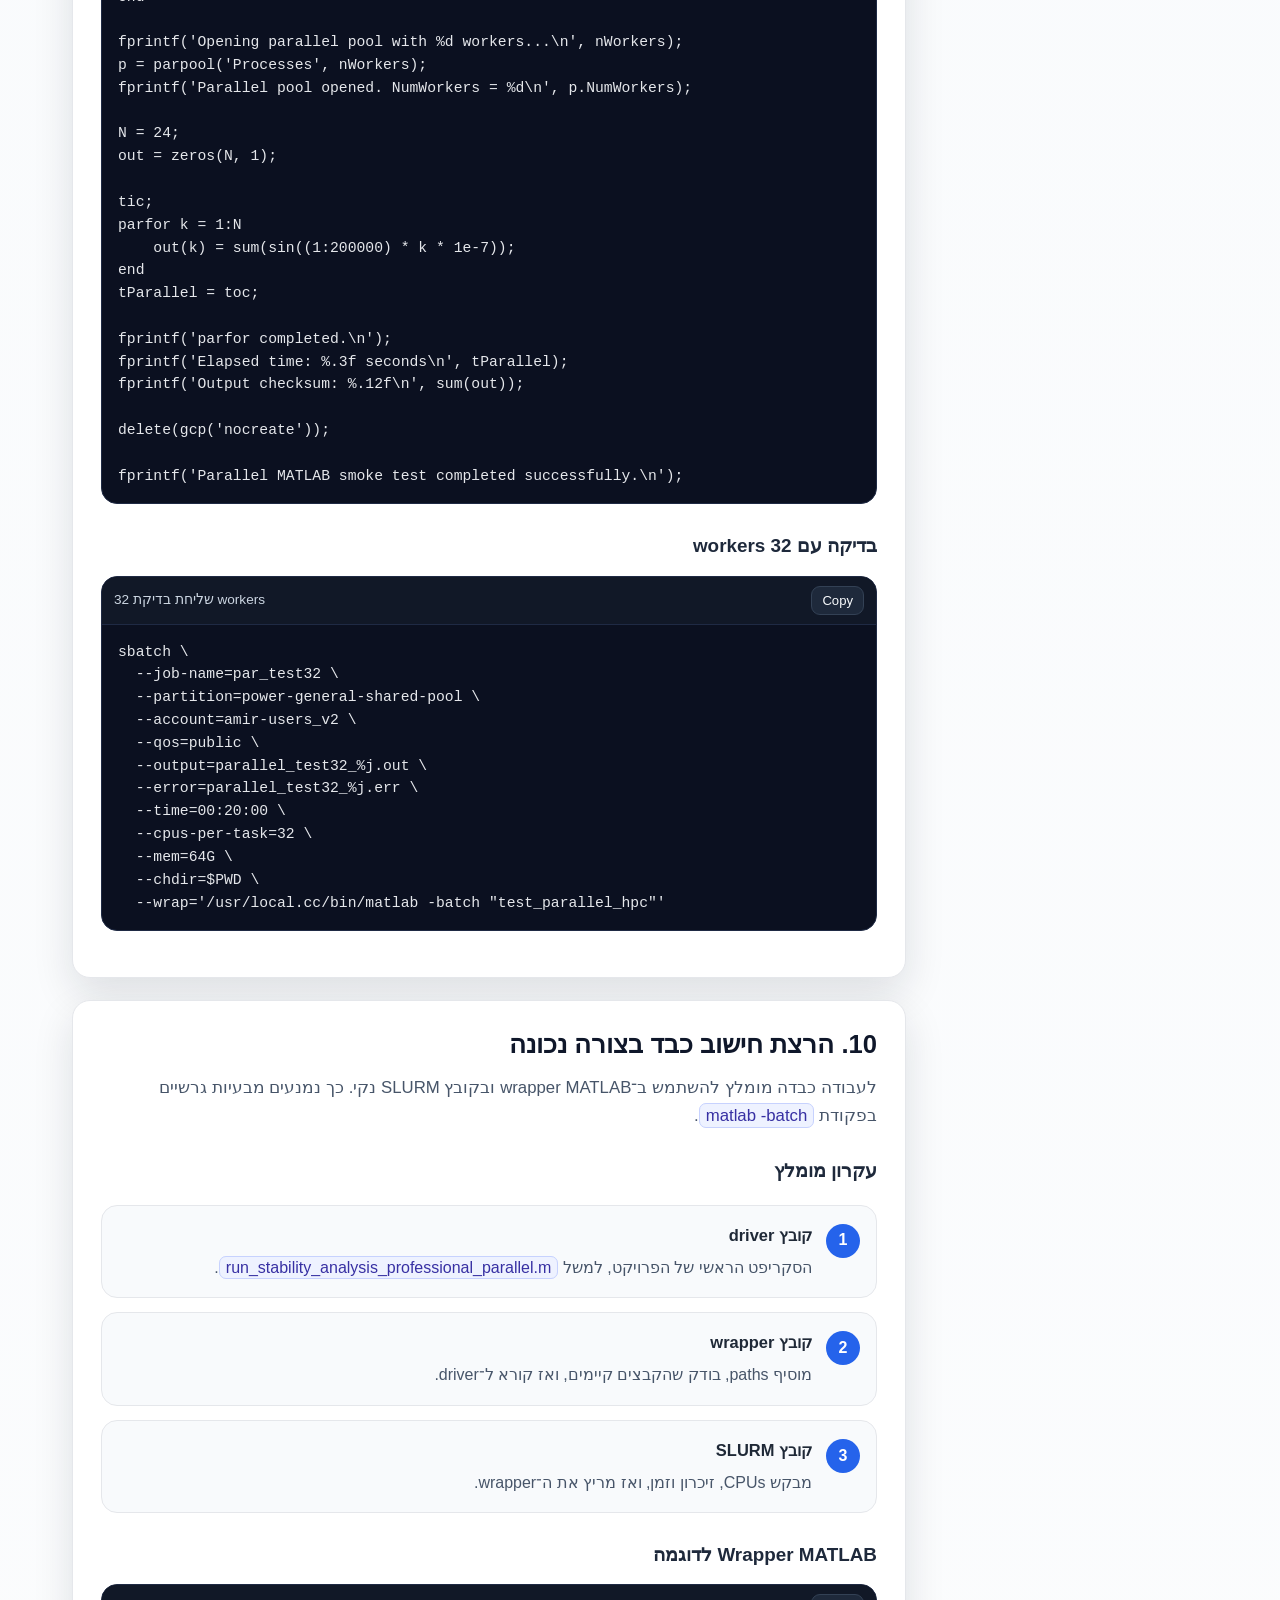
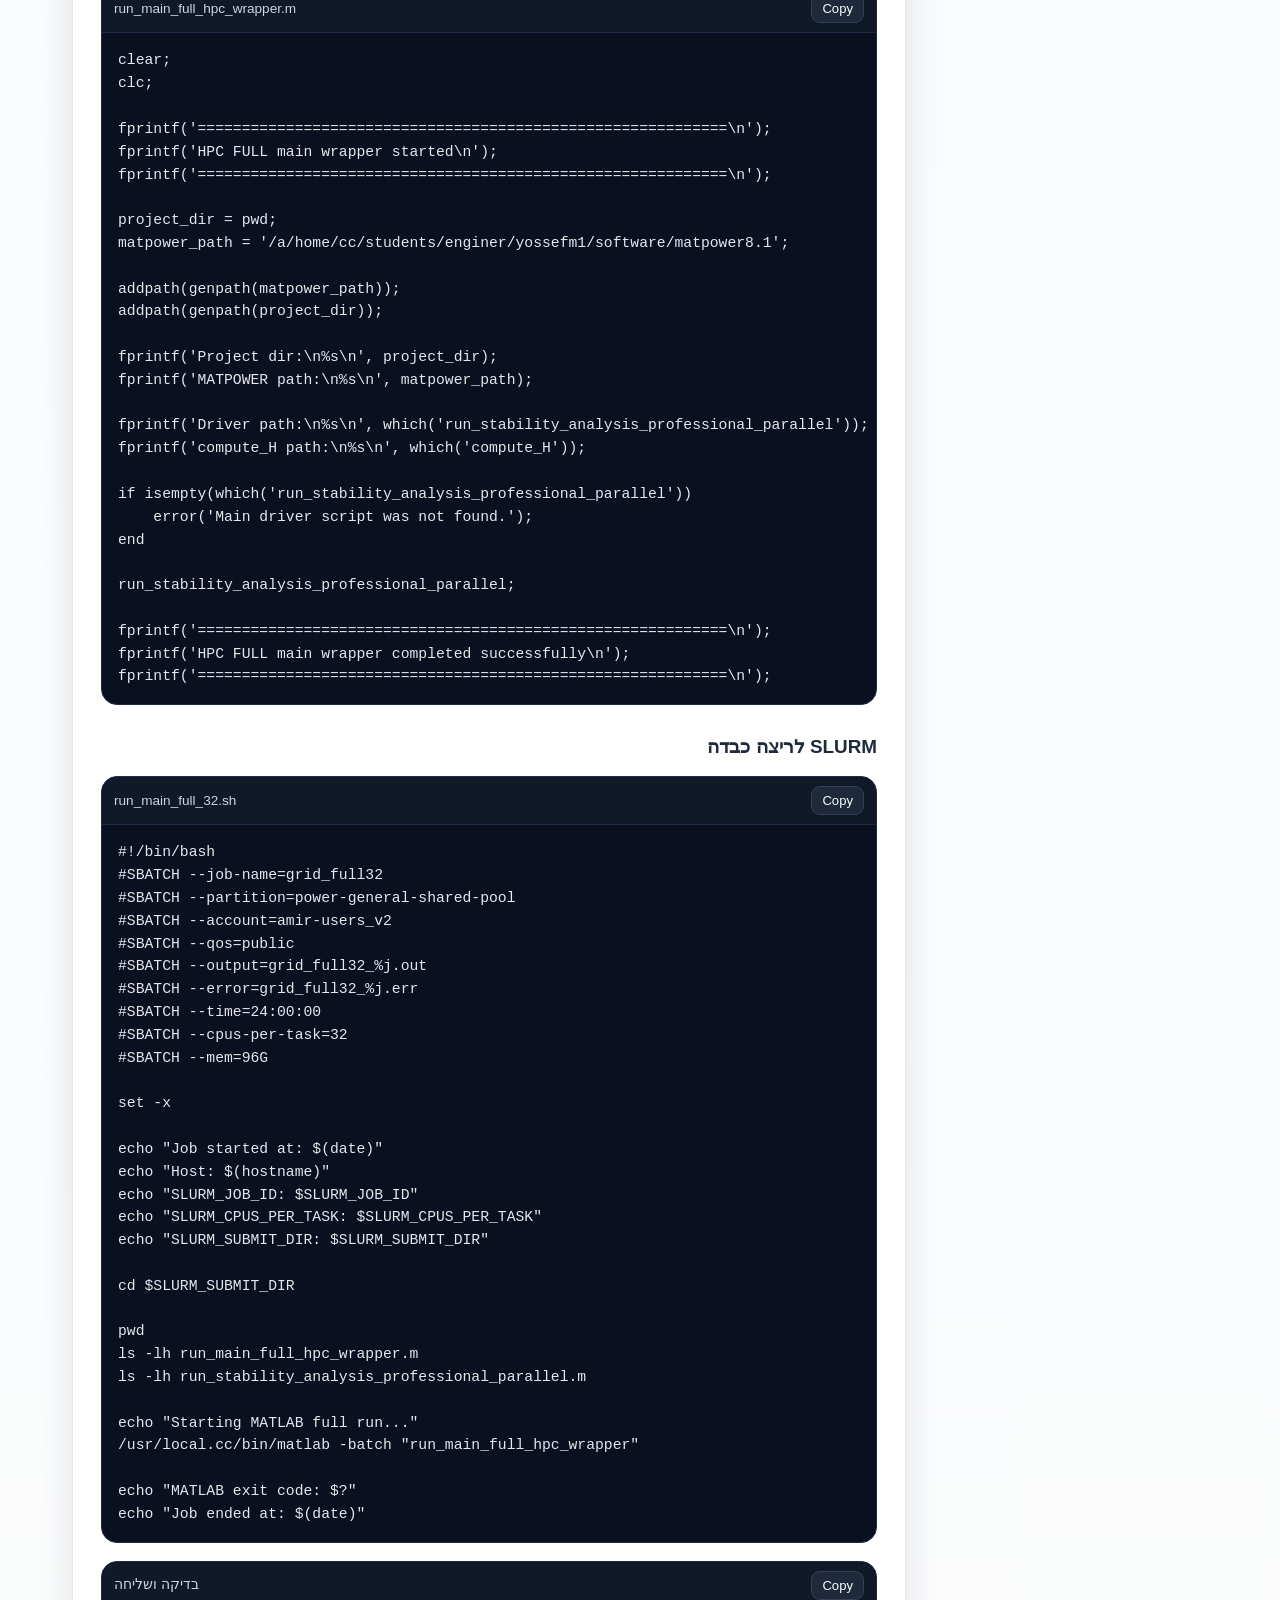
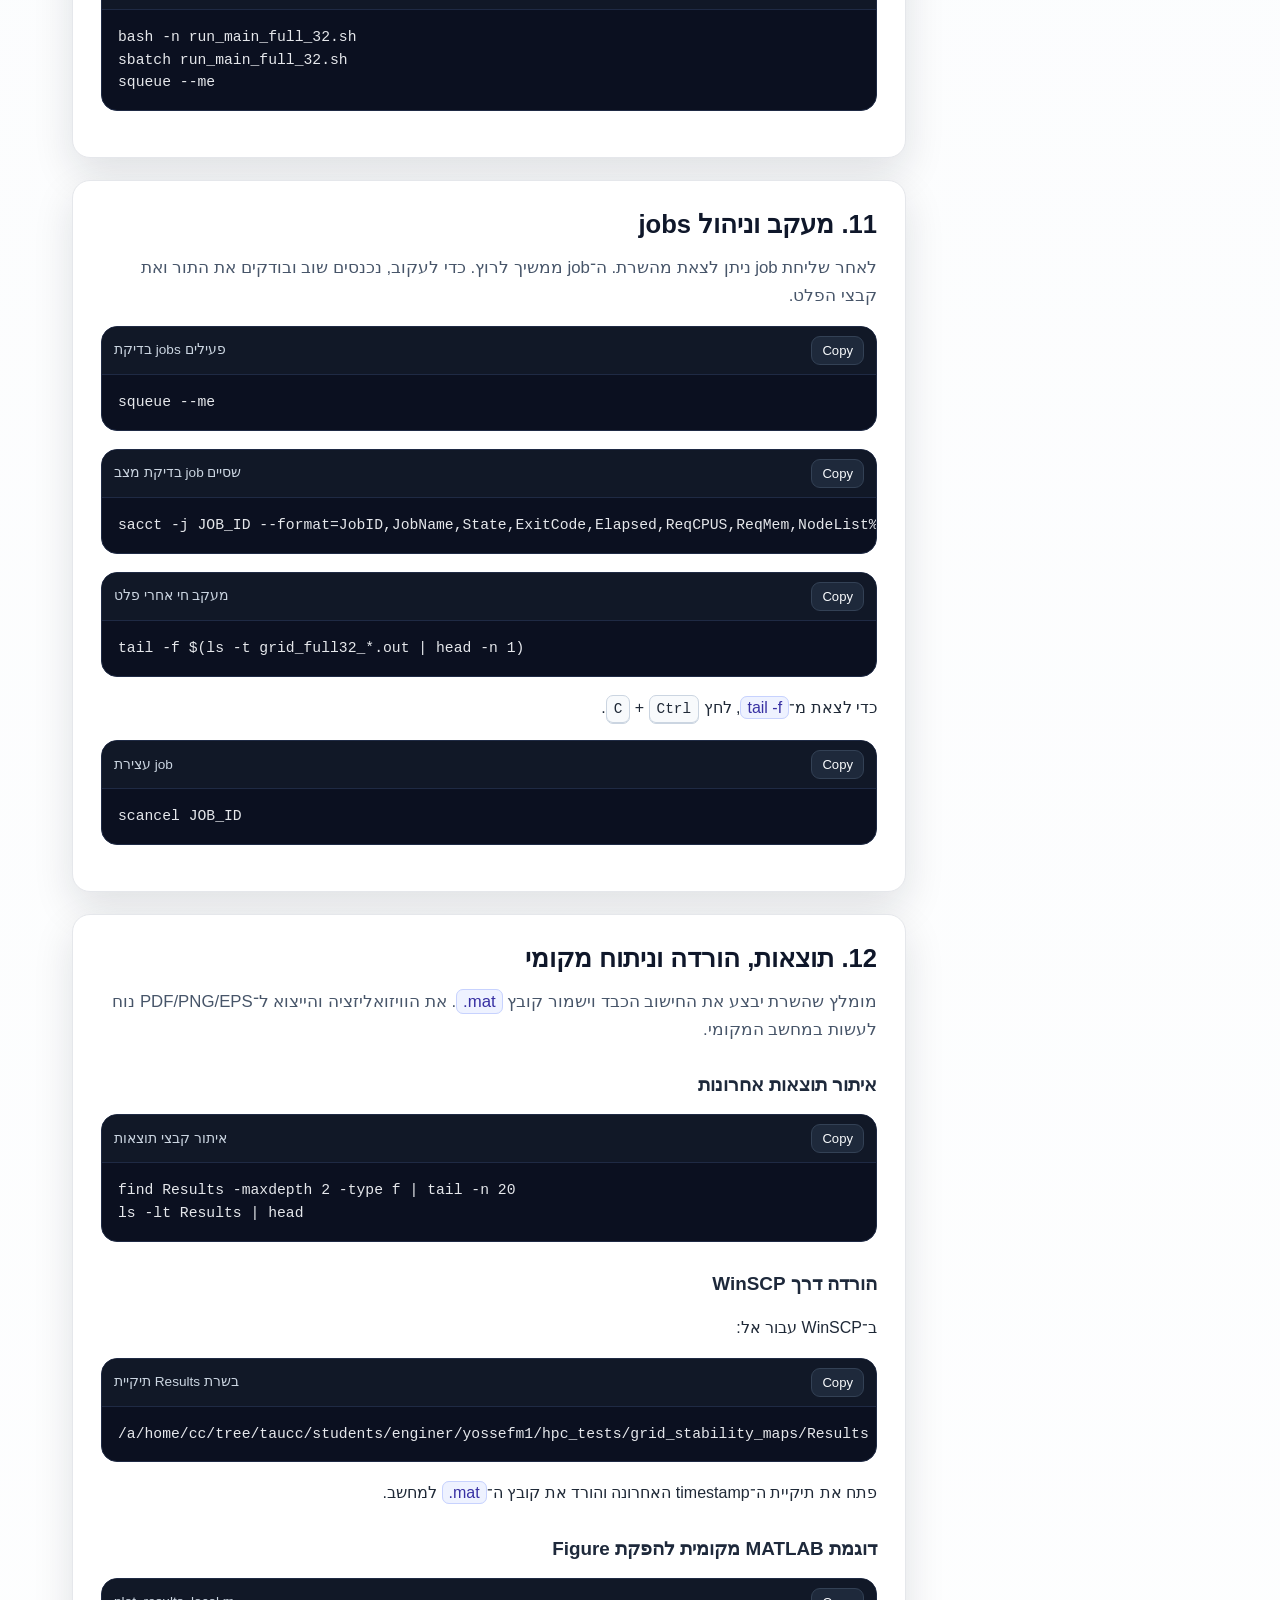
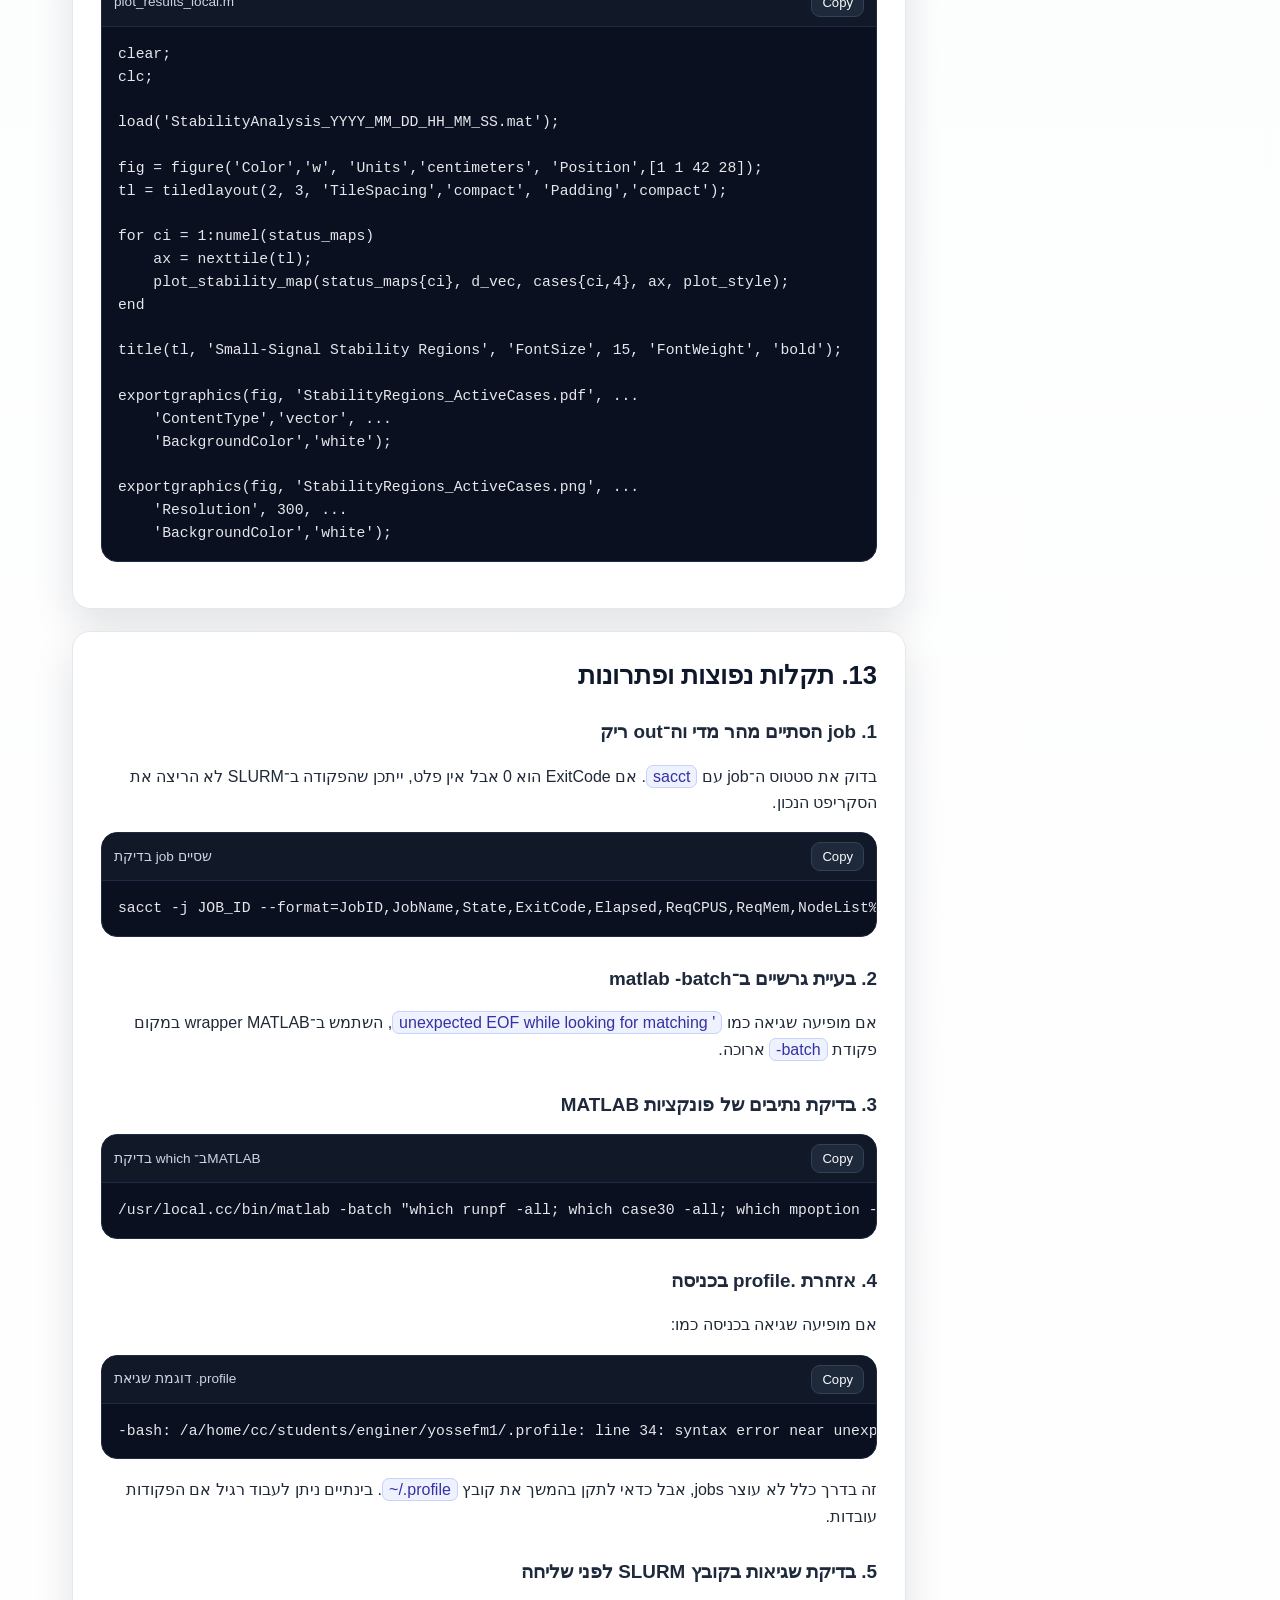
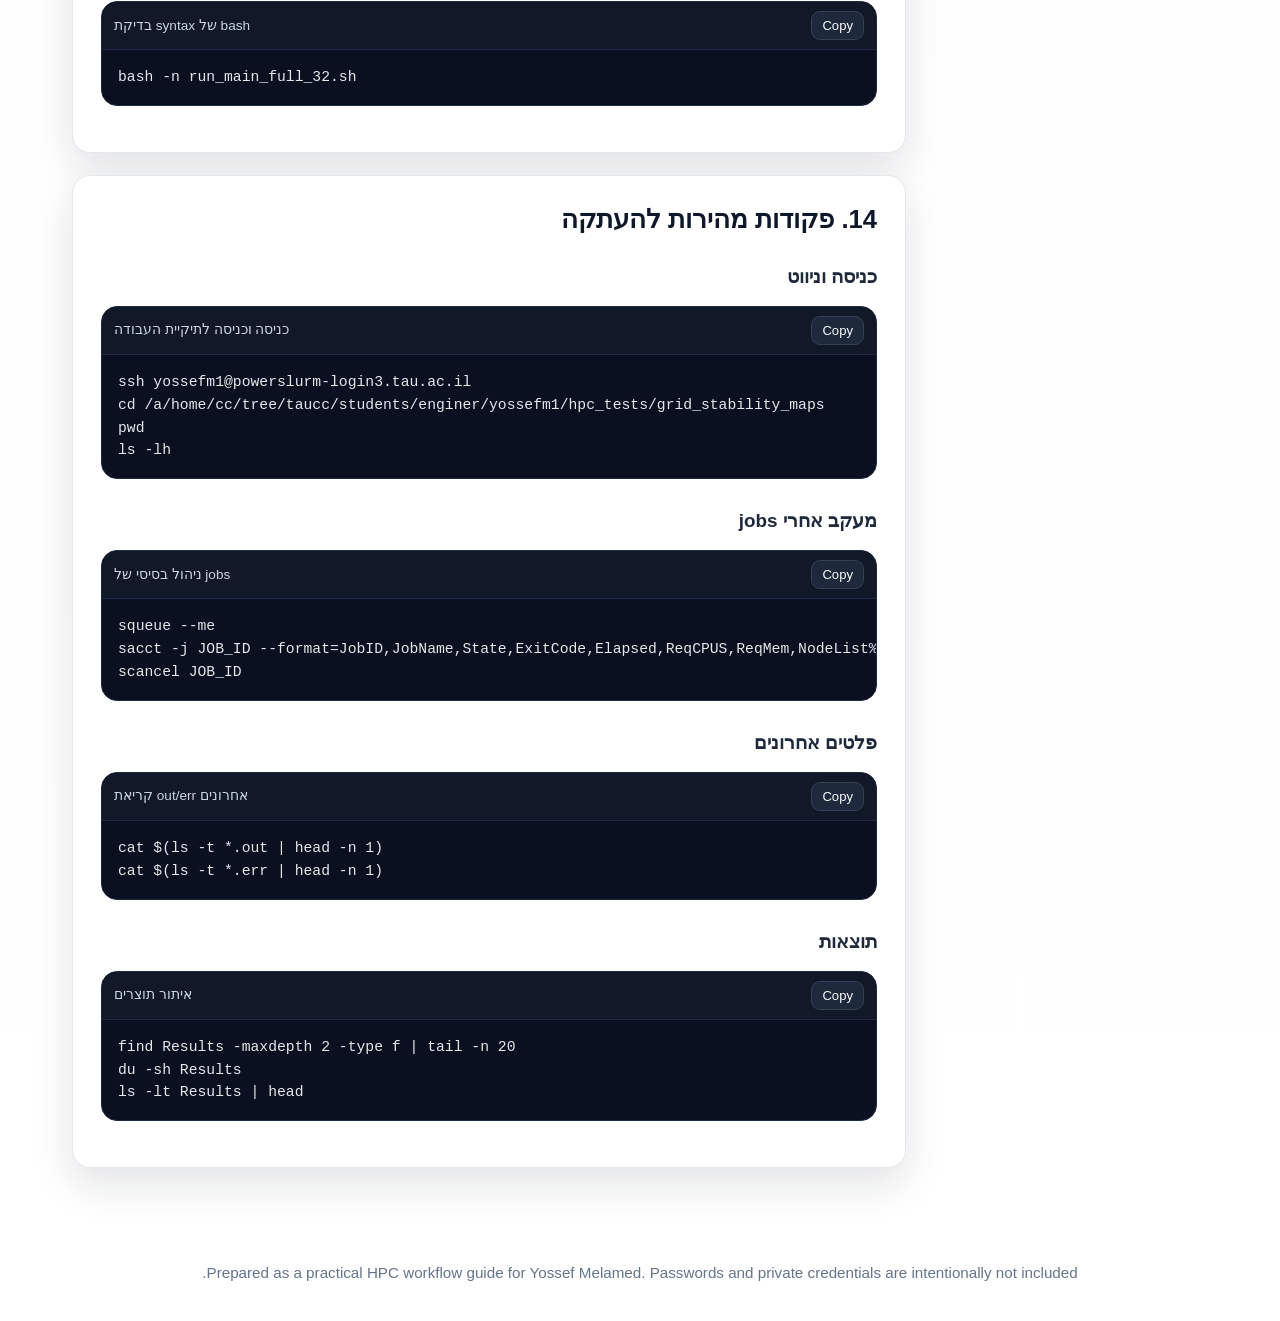
<file: tau_hpc_server_guide.html>
<!DOCTYPE html>
<html lang="he" dir="rtl">
<head>
  <meta charset="UTF-8" />
  <meta name="viewport" content="width=device-width, initial-scale=1.0" />
  <title>מדריך עבודה עם שרת האוניברסיטה - TAU PowerSlurm</title>
  <style>
    :root {
      --bg: #0f172a;
      --bg2: #111827;
      --card: #ffffff;
      --muted-card: #f8fafc;
      --text: #1f2937;
      --muted: #64748b;
      --primary: #2563eb;
      --primary-dark: #1e40af;
      --accent: #14b8a6;
      --danger: #dc2626;
      --warning: #f59e0b;
      --ok: #16a34a;
      --border: #e5e7eb;
      --code-bg: #0b1020;
      --code-border: #1f2a44;
      --code-text: #e5e7eb;
      --shadow: 0 16px 40px rgba(15, 23, 42, 0.12);
      --radius: 18px;
    }

    * { box-sizing: border-box; }

    html { scroll-behavior: smooth; }

    body {
      margin: 0;
      font-family: "Segoe UI", Arial, sans-serif;
      color: var(--text);
      background: linear-gradient(180deg, #eef2ff 0%, #f8fafc 38%, #ffffff 100%);
      line-height: 1.65;
    }

    a { color: var(--primary); text-decoration: none; }
    a:hover { text-decoration: underline; }

    .hero {
      background:
        radial-gradient(circle at 20% 20%, rgba(20, 184, 166, 0.35), transparent 25%),
        radial-gradient(circle at 80% 20%, rgba(37, 99, 235, 0.35), transparent 22%),
        linear-gradient(135deg, #0f172a 0%, #172554 50%, #0f766e 100%);
      color: white;
      padding: 56px 28px 42px;
      position: relative;
      overflow: hidden;
    }

    .hero::after {
      content: "";
      position: absolute;
      inset: auto -10% -45% -10%;
      height: 260px;
      background: rgba(255, 255, 255, 0.08);
      transform: rotate(-4deg);
      border-radius: 50%;
    }

    .hero-inner {
      max-width: 1180px;
      margin: 0 auto;
      position: relative;
      z-index: 1;
    }

    .badge-row {
      display: flex;
      gap: 10px;
      flex-wrap: wrap;
      margin-bottom: 18px;
    }

    .badge {
      display: inline-flex;
      align-items: center;
      gap: 8px;
      padding: 7px 12px;
      border-radius: 999px;
      background: rgba(255, 255, 255, 0.14);
      border: 1px solid rgba(255, 255, 255, 0.22);
      backdrop-filter: blur(8px);
      font-size: 0.92rem;
    }

    h1 {
      margin: 0;
      font-size: clamp(2rem, 4.2vw, 4.2rem);
      line-height: 1.08;
      letter-spacing: -0.03em;
    }

    .subtitle {
      max-width: 900px;
      margin: 18px 0 0;
      font-size: clamp(1.05rem, 1.6vw, 1.35rem);
      color: #dbeafe;
    }

    .meta-grid {
      display: grid;
      grid-template-columns: repeat(auto-fit, minmax(210px, 1fr));
      gap: 14px;
      margin-top: 28px;
    }

    .meta-card {
      background: rgba(255, 255, 255, 0.1);
      border: 1px solid rgba(255, 255, 255, 0.18);
      border-radius: 16px;
      padding: 14px 16px;
    }

    .meta-card strong {
      display: block;
      color: white;
      margin-bottom: 4px;
    }

    .meta-card span { color: #dbeafe; }

    .layout {
      max-width: 1180px;
      margin: -22px auto 70px;
      padding: 0 22px;
      display: grid;
      grid-template-columns: 280px minmax(0, 1fr);
      gap: 22px;
      position: relative;
      z-index: 2;
    }

    .toc {
      position: sticky;
      top: 18px;
      align-self: start;
      background: var(--card);
      border: 1px solid var(--border);
      border-radius: var(--radius);
      box-shadow: var(--shadow);
      padding: 18px;
      max-height: calc(100vh - 36px);
      overflow: auto;
    }

    .toc h2 {
      font-size: 1.05rem;
      margin: 0 0 12px;
    }

    .toc a {
      display: block;
      padding: 9px 10px;
      color: #334155;
      border-radius: 10px;
      font-size: 0.95rem;
    }

    .toc a:hover {
      background: #eff6ff;
      color: var(--primary-dark);
      text-decoration: none;
    }

    main { min-width: 0; }

    section {
      background: var(--card);
      border: 1px solid var(--border);
      border-radius: var(--radius);
      box-shadow: var(--shadow);
      padding: 28px;
      margin-bottom: 22px;
      overflow: hidden;
    }

    section h2 {
      margin: 0 0 14px;
      font-size: clamp(1.45rem, 2vw, 2rem);
      line-height: 1.2;
      color: #0f172a;
    }

    section h3 {
      margin: 26px 0 10px;
      color: #1e293b;
      font-size: 1.18rem;
    }

    .lead {
      color: #475569;
      font-size: 1.05rem;
      margin-top: 0;
    }

    .callout {
      display: grid;
      grid-template-columns: auto 1fr;
      gap: 12px;
      align-items: start;
      border-radius: 16px;
      padding: 16px;
      margin: 18px 0;
      border: 1px solid;
    }

    .callout .icon {
      width: 34px;
      height: 34px;
      border-radius: 50%;
      display: inline-flex;
      align-items: center;
      justify-content: center;
      font-weight: 700;
      color: white;
    }

    .callout.warning {
      background: #fffbeb;
      border-color: #fde68a;
    }
    .callout.warning .icon { background: var(--warning); }

    .callout.ok {
      background: #f0fdf4;
      border-color: #bbf7d0;
    }
    .callout.ok .icon { background: var(--ok); }

    .callout.info {
      background: #eff6ff;
      border-color: #bfdbfe;
    }
    .callout.info .icon { background: var(--primary); }

    .callout.danger {
      background: #fef2f2;
      border-color: #fecaca;
    }
    .callout.danger .icon { background: var(--danger); }

    .steps {
      counter-reset: step;
      display: grid;
      gap: 14px;
      margin: 18px 0;
    }

    .step {
      counter-increment: step;
      display: grid;
      grid-template-columns: auto 1fr;
      gap: 14px;
      padding: 16px;
      background: var(--muted-card);
      border: 1px solid var(--border);
      border-radius: 16px;
    }

    .step::before {
      content: counter(step);
      width: 34px;
      height: 34px;
      border-radius: 50%;
      background: var(--primary);
      color: white;
      display: inline-flex;
      align-items: center;
      justify-content: center;
      font-weight: 700;
      margin-top: 2px;
    }

    .step h4 {
      margin: 0 0 6px;
      font-size: 1.03rem;
    }

    .step p { margin: 0; color: #475569; }

    .code-card {
      margin: 14px 0 18px;
      border-radius: 16px;
      overflow: hidden;
      border: 1px solid var(--code-border);
      background: var(--code-bg);
      direction: ltr;
      text-align: left;
    }

    .code-head {
      display: flex;
      align-items: center;
      justify-content: space-between;
      gap: 10px;
      padding: 9px 12px;
      background: #111827;
      border-bottom: 1px solid var(--code-border);
      color: #cbd5e1;
      font-size: 0.85rem;
    }

    .copy-btn {
      border: 1px solid #334155;
      background: #1e293b;
      color: #f8fafc;
      border-radius: 9px;
      padding: 6px 10px;
      cursor: pointer;
      font-size: 0.82rem;
      transition: 0.16s ease;
    }

    .copy-btn:hover {
      background: #334155;
      transform: translateY(-1px);
    }

    pre {
      margin: 0;
      padding: 16px;
      overflow-x: auto;
      color: var(--code-text);
      font-family: "Cascadia Code", Consolas, "Courier New", monospace;
      font-size: 0.92rem;
      line-height: 1.55;
      direction: ltr;
      text-align: left;
      white-space: pre;
    }

    code {
      font-family: "Cascadia Code", Consolas, "Courier New", monospace;
      direction: ltr;
      unicode-bidi: plaintext;
    }

    .inline-code {
      background: #eef2ff;
      color: #3730a3;
      border: 1px solid #c7d2fe;
      padding: 2px 6px;
      border-radius: 7px;
      direction: ltr;
      unicode-bidi: plaintext;
      white-space: nowrap;
    }

    .grid-2 {
      display: grid;
      grid-template-columns: repeat(2, minmax(0, 1fr));
      gap: 16px;
    }

    .mini-card {
      padding: 16px;
      background: var(--muted-card);
      border: 1px solid var(--border);
      border-radius: 16px;
    }

    .mini-card h3, .mini-card h4 { margin-top: 0; }
    .mini-card p:last-child { margin-bottom: 0; }

    table {
      width: 100%;
      border-collapse: collapse;
      margin: 16px 0;
      overflow: hidden;
      border-radius: 14px;
      border: 1px solid var(--border);
      direction: rtl;
    }

    th, td {
      padding: 12px 14px;
      border-bottom: 1px solid var(--border);
      vertical-align: top;
    }

    th {
      background: #f1f5f9;
      text-align: right;
      color: #0f172a;
    }

    tr:last-child td { border-bottom: 0; }

    .kbd {
      display: inline-block;
      padding: 2px 7px;
      border-radius: 7px;
      border: 1px solid #cbd5e1;
      background: #f8fafc;
      box-shadow: inset 0 -1px 0 #cbd5e1;
      font-family: "Cascadia Code", Consolas, monospace;
      font-size: 0.9em;
      direction: ltr;
    }

    .footer {
      max-width: 1180px;
      margin: 0 auto 36px;
      padding: 0 22px;
      color: #64748b;
      text-align: center;
      font-size: 0.95rem;
    }

    @media (max-width: 960px) {
      .layout { grid-template-columns: 1fr; }
      .toc { position: relative; top: auto; }
      .grid-2 { grid-template-columns: 1fr; }
      section { padding: 22px; }
    }

    @media print {
      .toc, .copy-btn { display: none; }
      .layout { grid-template-columns: 1fr; margin: 0; }
      section { box-shadow: none; break-inside: avoid; }
      .hero { color: #111827; background: white; padding: 24px; }
      body { background: white; }
    }
  </style>
</head>
<body>
  <header class="hero">
    <div class="hero-inner">
      <div class="badge-row">
        <span class="badge">🎓 Tel Aviv University HPC</span>
        <span class="badge">🖥️ PowerSlurm</span>
        <span class="badge">⚡ MATLAB / MATPOWER</span>
        <span class="badge">📦 SLURM Jobs</span>
      </div>
      <h1>מדריך עבודה עם שרת האוניברסיטה</h1>
      <p class="subtitle">מדריך מעשי למתחילים: התחברות מהבית, עבודה נכונה עם השרת, שליחת חישובים כבדים דרך SLURM, מעקב אחר ריצות, שמירת תוצאות והורדה למחשב המקומי.</p>
      <div class="meta-grid">
        <div class="meta-card"><strong>משתמש לדוגמה</strong><span>yossefm1</span></div>
        <div class="meta-card"><strong>שרת כניסה</strong><span>powerslurm-login3.tau.ac.il</span></div>
        <div class="meta-card"><strong>פרוטוקול קבצים</strong><span>SFTP דרך WinSCP</span></div>
        <div class="meta-card"><strong>עקרון מרכזי</strong><span>לא מריצים חישוב כבד על login node</span></div>
      </div>
    </div>
  </header>

  <div class="layout">
    <aside class="toc">
      <h2>תוכן עניינים</h2>
      <a href="#overview">1. עקרונות עבודה</a>
      <a href="#vpn">2. התחברות מהבית</a>
      <a href="#terminal">3. Windows Terminal</a>
      <a href="#winscp">4. WinSCP להעברת קבצים</a>
      <a href="#first-login">5. כניסה לשרת</a>
      <a href="#folders">6. תיקיות עבודה</a>
      <a href="#slurm-basics">7. בסיס SLURM</a>
      <a href="#matpower-test">8. בדיקת MATPOWER</a>
      <a href="#parallel-test">9. בדיקת מקביליות</a>
      <a href="#heavy-job">10. הרצת חישוב כבד</a>
      <a href="#monitoring">11. מעקב וניהול jobs</a>
      <a href="#results">12. תוצאות והורדה</a>
      <a href="#troubleshooting">13. תקלות נפוצות</a>
      <a href="#quick-ref">14. פקודות מהירות</a>
    </aside>

    <main>
      <section id="overview">
        <h2>1. עקרונות עבודה נכונים עם שרת חישובים</h2>
        <p class="lead">שרת הכניסה, למשל <span class="inline-code">powerslurm-login3</span>, מיועד לעריכת קבצים, שליחת jobs, בדיקת תוצאות וניהול עבודה. חישובים כבדים צריך לשלוח לתור דרך <span class="inline-code">sbatch</span>.</p>

        <div class="callout danger">
          <div class="icon">!</div>
          <div>
            <strong>כלל זהב:</strong> לא מריצים MATLAB כבד, סימולציות, לולאות גדולות או עומס CPU ישירות על שרת הכניסה. משתמשים ב־SLURM.
          </div>
        </div>

        <div class="grid-2">
          <div class="mini-card">
            <h3>מה עושים על login node?</h3>
            <p>מתחברים, מעלים קבצים, עורכים סקריפטים קצרים, שולחים jobs, בודקים logs, מורידים תוצאות.</p>
          </div>
          <div class="mini-card">
            <h3>מה עושים דרך SLURM?</h3>
            <p>MATLAB, MATPOWER, Python כבד, סימולציות, חישובי מפות, ריצות ארוכות, חישוב מקבילי.</p>
          </div>
        </div>
      </section>

      <section id="vpn">
        <h2>2. התחברות מהבית דרך VPN</h2>
        <p class="lead">כאשר עובדים מהבית, בדרך כלל צריך להתחבר קודם ל־VPN של האוניברסיטה. אחרי שה־VPN מחובר, ניתן לבצע SSH ו־SFTP לשרת.</p>

        <div class="steps">
          <div class="step"><div><h4>פתיחת GlobalProtect</h4><p>פתח את GlobalProtect והתחבר עם חשבון האוניברסיטה. אם מופיע מסך Google Authenticator Enrollment, השלם אימות דו־שלבי לפי ההנחיות.</p></div></div>
          <div class="step"><div><h4>בדיקת חיבור VPN</h4><p>לאחר שה־VPN מציג Connected, בדוק שהשרת זמין באמצעות ping או SSH.</p></div></div>
        </div>

        <div class="code-card">
          <div class="code-head"><span>בדיקת גישה מהבית</span><button class="copy-btn">Copy</button></div>
          <pre><code>ping powerslurm-login3.tau.ac.il
ssh yossefm1@powerslurm-login3.tau.ac.il</code></pre>
        </div>
      </section>

      <section id="terminal">
        <h2>3. עבודה מומלצת עם Windows Terminal</h2>
        <p class="lead">לעבודה יומיומית עדיף להשתמש ב־Windows Terminal ולא ב־CMD הרגיל. הוא תומך בטאבים, פיצול מסך, צבעים, פונט נוח ופרופילי SSH קבועים.</p>

        <h3>הגדרות מומלצות</h3>
        <table>
          <thead><tr><th>הגדרה</th><th>ערך מומלץ</th></tr></thead>
          <tbody>
            <tr><td>Application Theme</td><td><span class="inline-code">Dark</span></td></tr>
            <tr><td>Color scheme</td><td><span class="inline-code">One Half Dark</span></td></tr>
            <tr><td>Font face</td><td><span class="inline-code">Cascadia Code</span></td></tr>
            <tr><td>Font size</td><td><span class="inline-code">13</span></td></tr>
            <tr><td>Launch size</td><td><span class="inline-code">140 columns × 40 rows</span></td></tr>
          </tbody>
        </table>

        <h3>יצירת פרופיל קבוע לשרת</h3>
        <p>ב־Windows Terminal: <span class="inline-code">Settings → Add a new profile</span>. שם הפרופיל: <span class="inline-code">TAU HPC</span>.</p>
        <div class="code-card">
          <div class="code-head"><span>Command line לפרופיל TAU HPC</span><button class="copy-btn">Copy</button></div>
          <pre><code>ssh yossefm1@powerslurm-login3.tau.ac.il</code></pre>
        </div>

        <h3>קיצורים שימושיים</h3>
        <table>
          <tbody>
            <tr><td><span class="kbd">Ctrl</span> + <span class="kbd">Shift</span> + <span class="kbd">T</span></td><td>פתיחת טאב חדש</td></tr>
            <tr><td><span class="kbd">Ctrl</span> + <span class="kbd">Shift</span> + <span class="kbd">W</span></td><td>סגירת טאב</td></tr>
            <tr><td><span class="kbd">Alt</span> + <span class="kbd">Shift</span> + <span class="kbd">+</span></td><td>פיצול מסך אנכי</td></tr>
            <tr><td><span class="kbd">Alt</span> + חצים</td><td>מעבר בין פאנלים</td></tr>
            <tr><td><span class="kbd">Ctrl</span> + <span class="kbd">Shift</span> + <span class="kbd">F</span></td><td>חיפוש בטקסט הטרמינל</td></tr>
          </tbody>
        </table>
      </section>

      <section id="winscp">
        <h2>4. WinSCP להעברת קבצים</h2>
        <p class="lead">WinSCP מתאים להעלאת קבצי קוד לשרת ולהורדת תוצאות. להרצת פקודות עדיף להשתמש ב־Windows Terminal.</p>

        <table>
          <tbody>
            <tr><th>File protocol</th><td><span class="inline-code">SFTP</span></td></tr>
            <tr><th>Host name</th><td><span class="inline-code">powerslurm-login3.tau.ac.il</span></td></tr>
            <tr><th>Port number</th><td><span class="inline-code">22</span></td></tr>
            <tr><th>User name</th><td><span class="inline-code">yossefm1</span></td></tr>
            <tr><th>Password</th><td>הסיסמה האישית שלך. לא לשמור במסמך ציבורי.</td></tr>
          </tbody>
        </table>

        <div class="callout info">
          <div class="icon">i</div>
          <div>WinSCP מצוין להעברת קבצים, אבל לא מומלץ לנהל ממנו ריצות ארוכות. את הריצות מנהלים דרך SSH ב־Windows Terminal.</div>
        </div>
      </section>

      <section id="first-login">
        <h2>5. כניסה לשרת ובדיקת התחברות</h2>
        <p class="lead">לאחר VPN, התחבר לשרת באמצעות SSH.</p>

        <div class="code-card">
          <div class="code-head"><span>כניסה לשרת</span><button class="copy-btn">Copy</button></div>
          <pre><code>ssh yossefm1@powerslurm-login3.tau.ac.il</code></pre>
        </div>

        <p>אם זו כניסה ראשונה והשרת שואל האם לסמוך על host key, כתוב:</p>
        <div class="code-card">
          <div class="code-head"><span>אישור host key</span><button class="copy-btn">Copy</button></div>
          <pre><code>yes</code></pre>
        </div>

        <h3>יציאה מהשרת</h3>
        <div class="code-card">
          <div class="code-head"><span>יציאה מ־SSH</span><button class="copy-btn">Copy</button></div>
          <pre><code>exit</code></pre>
        </div>
        <p>או באמצעות <span class="kbd">Ctrl</span> + <span class="kbd">D</span>. אם אתה בתוך <span class="inline-code">tail -f</span>, קודם לחץ <span class="kbd">Ctrl</span> + <span class="kbd">C</span>.</p>

        <div class="callout ok">
          <div class="icon">✓</div>
          <div>Job שנשלח עם <span class="inline-code">sbatch</span> ממשיך לרוץ גם אם יצאת מהשרת, סגרת את הטרמינל או התנתקת מה־VPN.</div>
        </div>
      </section>

      <section id="folders">
        <h2>6. ארגון תיקיות עבודה</h2>
        <p class="lead">מומלץ לעבוד בתיקייה מסודרת תחת אזור הבית שלך, ולשמור תוצרים בתיקיית <span class="inline-code">Results</span>.</p>

        <div class="code-card">
          <div class="code-head"><span>מעבר לתיקיית עבודה קיימת</span><button class="copy-btn">Copy</button></div>
          <pre><code>cd /a/home/cc/tree/taucc/students/enginer/yossefm1/hpc_tests/grid_stability_maps
pwd
ls -lh</code></pre>
        </div>

        <div class="code-card">
          <div class="code-head"><span>יצירת תיקיית עבודה חדשה</span><button class="copy-btn">Copy</button></div>
          <pre><code>mkdir -p /a/home/cc/tree/taucc/students/enginer/yossefm1/hpc_tests/my_project
cd /a/home/cc/tree/taucc/students/enginer/yossefm1/hpc_tests/my_project
mkdir -p Results</code></pre>
        </div>
      </section>

      <section id="slurm-basics">
        <h2>7. בסיס SLURM: איך שולחים עבודה לשרת</h2>
        <p class="lead">ב־SLURM יוצרים קובץ <span class="inline-code">.sh</span> עם דרישות משאבים, ואז שולחים אותו עם <span class="inline-code">sbatch</span>.</p>

        <h3>בדיקת partitions זמינים</h3>
        <div class="code-card">
          <div class="code-head"><span>בדיקת תורים זמינים</span><button class="copy-btn">Copy</button></div>
          <pre><code>check_my_partitions
sinfo -p power-general-shared-pool -o "%P %c %m %D %l %N"</code></pre>
        </div>

        <h3>תבנית SLURM בסיסית</h3>
        <div class="code-card">
          <div class="code-head"><span>run_job.sh</span><button class="copy-btn">Copy</button></div>
          <pre><code>#!/bin/bash
#SBATCH --job-name=my_job
#SBATCH --partition=power-general-shared-pool
#SBATCH --account=amir-users_v2
#SBATCH --qos=public
#SBATCH --output=my_job_%j.out
#SBATCH --error=my_job_%j.err
#SBATCH --time=01:00:00
#SBATCH --cpus-per-task=1
#SBATCH --mem=4G

cd $SLURM_SUBMIT_DIR

/usr/local.cc/bin/matlab -batch "my_matlab_script"</code></pre>
        </div>

        <h3>שליחה ומעקב</h3>
        <div class="code-card">
          <div class="code-head"><span>שליחה ומעקב אחר job</span><button class="copy-btn">Copy</button></div>
          <pre><code>sbatch run_job.sh
squeue --me</code></pre>
        </div>
      </section>

      <section id="matpower-test">
        <h2>8. בדיקת MATLAB / MATPOWER לפני חישוב כבד</h2>
        <p class="lead">לפני שמריצים סימולציות כבדות, כדאי לוודא ש־MATLAB ו־MATPOWER עובדים על השרת.</p>

        <h3>סקריפט MATLAB לבדיקת MATPOWER</h3>
        <div class="code-card">
          <div class="code-head"><span>test_matpower_hpc.m</span><button class="copy-btn">Copy</button></div>
          <pre><code>clear;
clc;

fprintf('Starting MATPOWER test on PowerSlurm...\n');

matpower_path = '/a/home/cc/students/enginer/yossefm1/software/matpower8.1';
if exist(matpower_path, 'dir') ~= 7
    matpower_path = '/a/home/cc/tree/taucc/students/enginer/yossefm1/software/matpower8.1';
end

addpath(genpath(matpower_path));

fprintf('MATPOWER path:\n%s\n', matpower_path);
fprintf('Checking MATPOWER functions:\n');
disp(which('runpf'));
disp(which('define_constants'));
disp(which('makeYbus'));
disp(which('mpoption'));

define_constants;
mpopt = mpoption('out.all', 0, 'verbose', 0);

fprintf('Running MATPOWER case9 power flow...\n');
mpc = case9;
res = runpf(mpc, mpopt);

fprintf('Power flow success flag: %d\n', res.success);
if ~res.success
    error('Power flow failed.');
end

fprintf('Bus results: bus, Vm, Va\n');
disp(res.bus(:, [BUS_I VM VA]));

save('test_matpower_result.mat', 'res');
fprintf('MATPOWER test completed successfully.\n');</code></pre>
        </div>

        <h3>קובץ SLURM לבדיקה</h3>
        <div class="code-card">
          <div class="code-head"><span>run_test_matpower.sh</span><button class="copy-btn">Copy</button></div>
          <pre><code>#!/bin/bash
#SBATCH --job-name=matpower_test
#SBATCH --partition=power-general-shared-pool
#SBATCH --account=amir-users_v2
#SBATCH --qos=public
#SBATCH --output=matpower_test_%j.out
#SBATCH --error=matpower_test_%j.err
#SBATCH --time=00:10:00
#SBATCH --cpus-per-task=1
#SBATCH --mem=4G

cd $SLURM_SUBMIT_DIR

/usr/local.cc/bin/matlab -batch "test_matpower_hpc"</code></pre>
        </div>

        <div class="code-card">
          <div class="code-head"><span>הרצת הבדיקה וקריאת פלט</span><button class="copy-btn">Copy</button></div>
          <pre><code>sbatch run_test_matpower.sh
squeue --me
cat $(ls -t matpower_test_*.out | head -n 1)
cat $(ls -t matpower_test_*.err | head -n 1)</code></pre>
        </div>
      </section>

      <section id="parallel-test">
        <h2>9. בדיקת Parallel MATLAB / parpool</h2>
        <p class="lead">לפני ריצות מקביליות, חשוב לבדוק שהשרת מסוגל לפתוח workers לפי מספר ה־CPUs שביקשת מ־SLURM.</p>

        <h3>סקריפט MATLAB לבדיקת parpool</h3>
        <div class="code-card">
          <div class="code-head"><span>test_parallel_hpc.m</span><button class="copy-btn">Copy</button></div>
          <pre><code>clear;
clc;

fprintf('============================================================\n');
fprintf('Parallel MATLAB smoke test on HPC\n');
fprintf('============================================================\n');

fprintf('MATLAB version: %s\n', version);
fprintf('Working directory:\n%s\n', pwd);

nWorkers = str2double(getenv('SLURM_CPUS_PER_TASK'));
if isnan(nWorkers) || nWorkers &lt; 1
    nWorkers = 4;
end

fprintf('Requested workers from SLURM_CPUS_PER_TASK: %d\n', nWorkers);

p = gcp('nocreate');
if ~isempty(p)
    delete(p);
end

fprintf('Opening parallel pool with %d workers...\n', nWorkers);
p = parpool('Processes', nWorkers);
fprintf('Parallel pool opened. NumWorkers = %d\n', p.NumWorkers);

N = 24;
out = zeros(N, 1);

tic;
parfor k = 1:N
    out(k) = sum(sin((1:200000) * k * 1e-7));
end
tParallel = toc;

fprintf('parfor completed.\n');
fprintf('Elapsed time: %.3f seconds\n', tParallel);
fprintf('Output checksum: %.12f\n', sum(out));

delete(gcp('nocreate'));

fprintf('Parallel MATLAB smoke test completed successfully.\n');</code></pre>
        </div>

        <h3>בדיקה עם 32 workers</h3>
        <div class="code-card">
          <div class="code-head"><span>שליחת בדיקת 32 workers</span><button class="copy-btn">Copy</button></div>
          <pre><code>sbatch \
  --job-name=par_test32 \
  --partition=power-general-shared-pool \
  --account=amir-users_v2 \
  --qos=public \
  --output=parallel_test32_%j.out \
  --error=parallel_test32_%j.err \
  --time=00:20:00 \
  --cpus-per-task=32 \
  --mem=64G \
  --chdir=$PWD \
  --wrap='/usr/local.cc/bin/matlab -batch "test_parallel_hpc"'</code></pre>
        </div>
      </section>

      <section id="heavy-job">
        <h2>10. הרצת חישוב כבד בצורה נכונה</h2>
        <p class="lead">לעבודה כבדה מומלץ להשתמש ב־wrapper MATLAB ובקובץ SLURM נקי. כך נמנעים מבעיות גרשיים בפקודת <span class="inline-code">matlab -batch</span>.</p>

        <h3>עקרון מומלץ</h3>
        <div class="steps">
          <div class="step"><div><h4>קובץ driver</h4><p>הסקריפט הראשי של הפרויקט, למשל <span class="inline-code">run_stability_analysis_professional_parallel.m</span>.</p></div></div>
          <div class="step"><div><h4>קובץ wrapper</h4><p>מוסיף paths, בודק שהקבצים קיימים, ואז קורא ל־driver.</p></div></div>
          <div class="step"><div><h4>קובץ SLURM</h4><p>מבקש CPUs, זיכרון וזמן, ואז מריץ את ה־wrapper.</p></div></div>
        </div>

        <h3>Wrapper MATLAB לדוגמה</h3>
        <div class="code-card">
          <div class="code-head"><span>run_main_full_hpc_wrapper.m</span><button class="copy-btn">Copy</button></div>
          <pre><code>clear;
clc;

fprintf('============================================================\n');
fprintf('HPC FULL main wrapper started\n');
fprintf('============================================================\n');

project_dir = pwd;
matpower_path = '/a/home/cc/students/enginer/yossefm1/software/matpower8.1';

addpath(genpath(matpower_path));
addpath(genpath(project_dir));

fprintf('Project dir:\n%s\n', project_dir);
fprintf('MATPOWER path:\n%s\n', matpower_path);

fprintf('Driver path:\n%s\n', which('run_stability_analysis_professional_parallel'));
fprintf('compute_H path:\n%s\n', which('compute_H'));

if isempty(which('run_stability_analysis_professional_parallel'))
    error('Main driver script was not found.');
end

run_stability_analysis_professional_parallel;

fprintf('============================================================\n');
fprintf('HPC FULL main wrapper completed successfully\n');
fprintf('============================================================\n');</code></pre>
        </div>

        <h3>SLURM לריצה כבדה</h3>
        <div class="code-card">
          <div class="code-head"><span>run_main_full_32.sh</span><button class="copy-btn">Copy</button></div>
          <pre><code>#!/bin/bash
#SBATCH --job-name=grid_full32
#SBATCH --partition=power-general-shared-pool
#SBATCH --account=amir-users_v2
#SBATCH --qos=public
#SBATCH --output=grid_full32_%j.out
#SBATCH --error=grid_full32_%j.err
#SBATCH --time=24:00:00
#SBATCH --cpus-per-task=32
#SBATCH --mem=96G

set -x

echo "Job started at: $(date)"
echo "Host: $(hostname)"
echo "SLURM_JOB_ID: $SLURM_JOB_ID"
echo "SLURM_CPUS_PER_TASK: $SLURM_CPUS_PER_TASK"
echo "SLURM_SUBMIT_DIR: $SLURM_SUBMIT_DIR"

cd $SLURM_SUBMIT_DIR

pwd
ls -lh run_main_full_hpc_wrapper.m
ls -lh run_stability_analysis_professional_parallel.m

echo "Starting MATLAB full run..."
/usr/local.cc/bin/matlab -batch "run_main_full_hpc_wrapper"

echo "MATLAB exit code: $?"
echo "Job ended at: $(date)"</code></pre>
        </div>

        <div class="code-card">
          <div class="code-head"><span>בדיקה ושליחה</span><button class="copy-btn">Copy</button></div>
          <pre><code>bash -n run_main_full_32.sh
sbatch run_main_full_32.sh
squeue --me</code></pre>
        </div>
      </section>

      <section id="monitoring">
        <h2>11. מעקב וניהול jobs</h2>
        <p class="lead">לאחר שליחת job ניתן לצאת מהשרת. ה־job ממשיך לרוץ. כדי לעקוב, נכנסים שוב ובודקים את התור ואת קבצי הפלט.</p>

        <div class="code-card">
          <div class="code-head"><span>בדיקת jobs פעילים</span><button class="copy-btn">Copy</button></div>
          <pre><code>squeue --me</code></pre>
        </div>

        <div class="code-card">
          <div class="code-head"><span>בדיקת מצב job שסיים</span><button class="copy-btn">Copy</button></div>
          <pre><code>sacct -j JOB_ID --format=JobID,JobName,State,ExitCode,Elapsed,ReqCPUS,ReqMem,NodeList%30</code></pre>
        </div>

        <div class="code-card">
          <div class="code-head"><span>מעקב חי אחרי פלט</span><button class="copy-btn">Copy</button></div>
          <pre><code>tail -f $(ls -t grid_full32_*.out | head -n 1)</code></pre>
        </div>

        <p>כדי לצאת מ־<span class="inline-code">tail -f</span>, לחץ <span class="kbd">Ctrl</span> + <span class="kbd">C</span>.</p>

        <div class="code-card">
          <div class="code-head"><span>עצירת job</span><button class="copy-btn">Copy</button></div>
          <pre><code>scancel JOB_ID</code></pre>
        </div>
      </section>

      <section id="results">
        <h2>12. תוצאות, הורדה וניתוח מקומי</h2>
        <p class="lead">מומלץ שהשרת יבצע את החישוב הכבד וישמור קובץ <span class="inline-code">.mat</span>. את הוויזואליזציה והייצוא ל־PDF/PNG/EPS נוח לעשות במחשב המקומי.</p>

        <h3>איתור תוצאות אחרונות</h3>
        <div class="code-card">
          <div class="code-head"><span>איתור קבצי תוצאות</span><button class="copy-btn">Copy</button></div>
          <pre><code>find Results -maxdepth 2 -type f | tail -n 20
ls -lt Results | head</code></pre>
        </div>

        <h3>הורדה דרך WinSCP</h3>
        <p>ב־WinSCP עבור אל:</p>
        <div class="code-card">
          <div class="code-head"><span>תיקיית Results בשרת</span><button class="copy-btn">Copy</button></div>
          <pre><code>/a/home/cc/tree/taucc/students/enginer/yossefm1/hpc_tests/grid_stability_maps/Results</code></pre>
        </div>
        <p>פתח את תיקיית ה־timestamp האחרונה והורד את קובץ ה־<span class="inline-code">.mat</span> למחשב.</p>

        <h3>דוגמת MATLAB מקומית להפקת Figure</h3>
        <div class="code-card">
          <div class="code-head"><span>plot_results_local.m</span><button class="copy-btn">Copy</button></div>
          <pre><code>clear;
clc;

load('StabilityAnalysis_YYYY_MM_DD_HH_MM_SS.mat');

fig = figure('Color','w', 'Units','centimeters', 'Position',[1 1 42 28]);
tl = tiledlayout(2, 3, 'TileSpacing','compact', 'Padding','compact');

for ci = 1:numel(status_maps)
    ax = nexttile(tl);
    plot_stability_map(status_maps{ci}, d_vec, cases{ci,4}, ax, plot_style);
end

title(tl, 'Small-Signal Stability Regions', 'FontSize', 15, 'FontWeight', 'bold');

exportgraphics(fig, 'StabilityRegions_ActiveCases.pdf', ...
    'ContentType','vector', ...
    'BackgroundColor','white');

exportgraphics(fig, 'StabilityRegions_ActiveCases.png', ...
    'Resolution', 300, ...
    'BackgroundColor','white');</code></pre>
        </div>
      </section>

      <section id="troubleshooting">
        <h2>13. תקלות נפוצות ופתרונות</h2>

        <h3>1. job הסתיים מהר מדי וה־out ריק</h3>
        <p>בדוק את סטטוס ה־job עם <span class="inline-code">sacct</span>. אם ExitCode הוא 0 אבל אין פלט, ייתכן שהפקודה ב־SLURM לא הריצה את הסקריפט הנכון.</p>
        <div class="code-card">
          <div class="code-head"><span>בדיקת job שסיים</span><button class="copy-btn">Copy</button></div>
          <pre><code>sacct -j JOB_ID --format=JobID,JobName,State,ExitCode,Elapsed,ReqCPUS,ReqMem,NodeList%30</code></pre>
        </div>

        <h3>2. בעיית גרשיים ב־matlab -batch</h3>
        <p>אם מופיעה שגיאה כמו <span class="inline-code">unexpected EOF while looking for matching '</span>, השתמש ב־wrapper MATLAB במקום פקודת <span class="inline-code">-batch</span> ארוכה.</p>

        <h3>3. בדיקת נתיבים של פונקציות MATLAB</h3>
        <div class="code-card">
          <div class="code-head"><span>בדיקת which ב־MATLAB</span><button class="copy-btn">Copy</button></div>
          <pre><code>/usr/local.cc/bin/matlab -batch "which runpf -all; which case30 -all; which mpoption -all"</code></pre>
        </div>

        <h3>4. אזהרת .profile בכניסה</h3>
        <p>אם מופיעה שגיאה בכניסה כמו:</p>
        <div class="code-card">
          <div class="code-head"><span>דוגמת שגיאת .profile</span><button class="copy-btn">Copy</button></div>
          <pre><code>-bash: /a/home/cc/students/enginer/yossefm1/.profile: line 34: syntax error near unexpected token `('</code></pre>
        </div>
        <p>זה בדרך כלל לא עוצר jobs, אבל כדאי לתקן בהמשך את קובץ <span class="inline-code">~/.profile</span>. בינתיים ניתן לעבוד רגיל אם הפקודות עובדות.</p>

        <h3>5. בדיקת שגיאות בקובץ SLURM לפני שליחה</h3>
        <div class="code-card">
          <div class="code-head"><span>בדיקת syntax של bash</span><button class="copy-btn">Copy</button></div>
          <pre><code>bash -n run_main_full_32.sh</code></pre>
        </div>
      </section>

      <section id="quick-ref">
        <h2>14. פקודות מהירות להעתקה</h2>

        <h3>כניסה וניווט</h3>
        <div class="code-card">
          <div class="code-head"><span>כניסה וכניסה לתיקיית העבודה</span><button class="copy-btn">Copy</button></div>
          <pre><code>ssh yossefm1@powerslurm-login3.tau.ac.il
cd /a/home/cc/tree/taucc/students/enginer/yossefm1/hpc_tests/grid_stability_maps
pwd
ls -lh</code></pre>
        </div>

        <h3>מעקב אחרי jobs</h3>
        <div class="code-card">
          <div class="code-head"><span>ניהול בסיסי של jobs</span><button class="copy-btn">Copy</button></div>
          <pre><code>squeue --me
sacct -j JOB_ID --format=JobID,JobName,State,ExitCode,Elapsed,ReqCPUS,ReqMem,NodeList%30
scancel JOB_ID</code></pre>
        </div>

        <h3>פלטים אחרונים</h3>
        <div class="code-card">
          <div class="code-head"><span>קריאת out/err אחרונים</span><button class="copy-btn">Copy</button></div>
          <pre><code>cat $(ls -t *.out | head -n 1)
cat $(ls -t *.err | head -n 1)</code></pre>
        </div>

        <h3>תוצאות</h3>
        <div class="code-card">
          <div class="code-head"><span>איתור תוצרים</span><button class="copy-btn">Copy</button></div>
          <pre><code>find Results -maxdepth 2 -type f | tail -n 20
du -sh Results
ls -lt Results | head</code></pre>
        </div>
      </section>
    </main>
  </div>

  <footer class="footer">
    <p>Prepared as a practical HPC workflow guide for Yossef Melamed. Passwords and private credentials are intentionally not included.</p>
  </footer>

  <script>
    document.querySelectorAll('.copy-btn').forEach((button) => {
      button.addEventListener('click', async () => {
        const card = button.closest('.code-card');
        const code = card.querySelector('pre code').innerText;
        try {
          await navigator.clipboard.writeText(code);
          const old = button.textContent;
          button.textContent = 'Copied!';
          button.style.background = '#16a34a';
          setTimeout(() => {
            button.textContent = old;
            button.style.background = '#1e293b';
          }, 1200);
        } catch (err) {
          const textarea = document.createElement('textarea');
          textarea.value = code;
          document.body.appendChild(textarea);
          textarea.select();
          document.execCommand('copy');
          document.body.removeChild(textarea);
          button.textContent = 'Copied!';
          setTimeout(() => button.textContent = 'Copy', 1200);
        }
      });
    });
  </script>
</body>
</html>
</file>
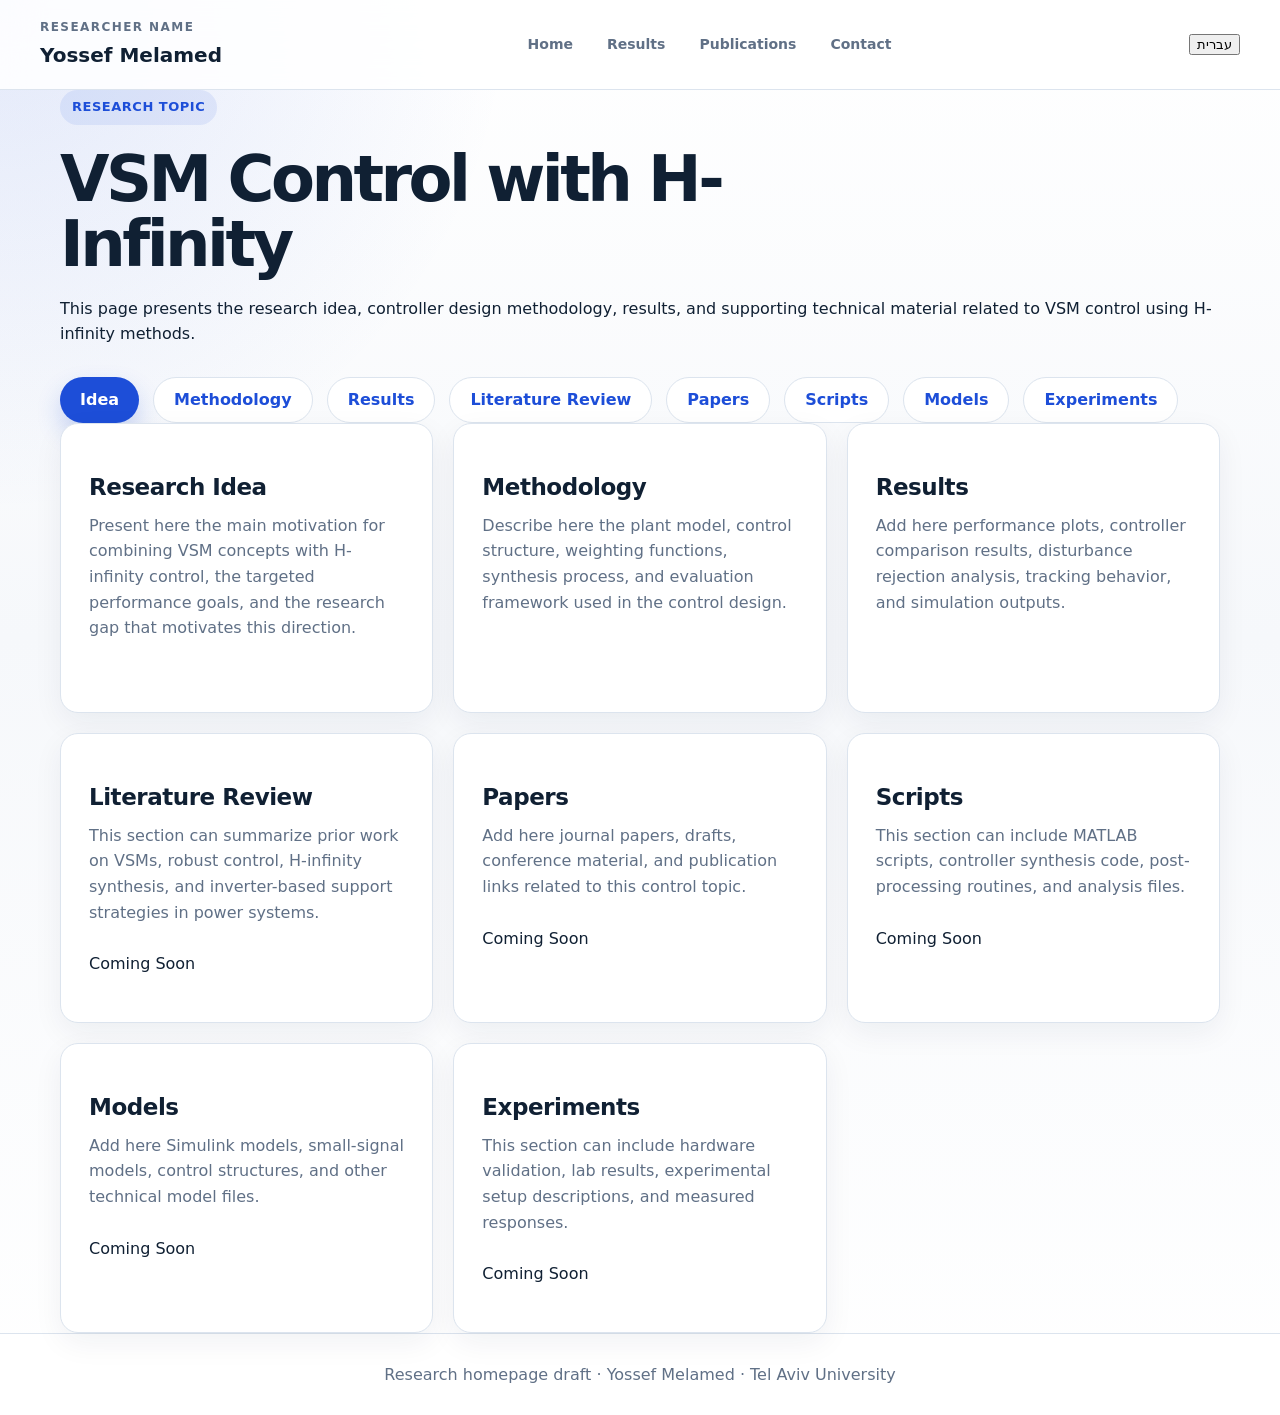
<file: vsm-hinfinity.html>
<!DOCTYPE html>
<html lang="en" id="htmlRoot">
<head>
  <meta charset="UTF-8" />
  <meta name="viewport" content="width=device-width, initial-scale=1.0" />
  <title>VSM Control with H-Infinity | Yossef Melamed</title>
  <link rel="stylesheet" href="style.css" />
</head>
<body>
  <header class="topbar">
    <div class="brand">
      <div class="small-label" id="researcherLabel">Researcher Name</div>
      <div class="name" id="researcherName">Yossef Melamed</div>
    </div>

    <nav class="nav">
      <a href="index.html" id="navHome">Home</a>
      <a href="results.html" id="navResults">Results</a>
      <a href="publications.html" id="navPublications">Publications</a>
      <a href="contact.html" id="navContact">Contact</a>
    </nav>

    <button id="langToggle">עברית</button>
  </header>

  <main class="container">
    <section class="page-hero">
      <div class="badge">Research Topic</div>
      <h1>VSM Control with H-Infinity</h1>
      <p>
        This page presents the research idea, controller design methodology,
        results, and supporting technical material related to VSM control
        using H-infinity methods.
      </p>

      <div class="hero-actions">
        <a class="primary-btn" href="#idea">Idea</a>
        <a class="secondary-btn" href="#methodology">Methodology</a>
        <a class="secondary-btn" href="#results-section">Results</a>
        <a class="secondary-btn" href="#literature">Literature Review</a>
        <a class="secondary-btn" href="#papers">Papers</a>
        <a class="secondary-btn" href="#scripts">Scripts</a>
        <a class="secondary-btn" href="#models">Models</a>
        <a class="secondary-btn" href="#experiments">Experiments</a>
      </div>
    </section>

    <section class="cards">
      <div class="card" id="idea">
        <h3>Research Idea</h3>
        <p>
          Present here the main motivation for combining VSM concepts with
          H-infinity control, the targeted performance goals, and the research
          gap that motivates this direction.
        </p>
      </div>

      <div class="card" id="methodology">
        <h3>Methodology</h3>
        <p>
          Describe here the plant model, control structure, weighting
          functions, synthesis process, and evaluation framework used in the
          control design.
        </p>
      </div>

      <div class="card" id="results-section">
        <h3>Results</h3>
        <p>
          Add here performance plots, controller comparison results,
          disturbance rejection analysis, tracking behavior, and simulation
          outputs.
        </p>
      </div>

      <div class="card" id="literature">
        <h3>Literature Review</h3>
        <p>
          This section can summarize prior work on VSMs, robust control,
          H-infinity synthesis, and inverter-based support strategies in power
          systems.
        </p>
        <span class="disabled-btn small-btn">Coming Soon</span>
      </div>

      <div class="card" id="papers">
        <h3>Papers</h3>
        <p>
          Add here journal papers, drafts, conference material, and
          publication links related to this control topic.
        </p>
        <span class="disabled-btn small-btn">Coming Soon</span>
      </div>

      <div class="card" id="scripts">
        <h3>Scripts</h3>
        <p>
          This section can include MATLAB scripts, controller synthesis code,
          post-processing routines, and analysis files.
        </p>
        <span class="disabled-btn small-btn">Coming Soon</span>
      </div>

      <div class="card" id="models">
        <h3>Models</h3>
        <p>
          Add here Simulink models, small-signal models, control structures,
          and other technical model files.
        </p>
        <span class="disabled-btn small-btn">Coming Soon</span>
      </div>

      <div class="card" id="experiments">
        <h3>Experiments</h3>
        <p>
          This section can include hardware validation, lab results,
          experimental setup descriptions, and measured responses.
        </p>
        <span class="disabled-btn small-btn">Coming Soon</span>
      </div>
    </section>
  </main>

  <footer class="footer" id="footer">
    Research homepage draft · Yossef Melamed · Tel Aviv University
  </footer>

  <script src="script.js"></script>
</body>
</html>
</file>
<file: style.css>
:root {
  --bg: #f6f8fb;
  --surface: #ffffff;
  --surface-soft: #eef3f8;
  --text: #102033;
  --muted: #607086;
  --border: #dce4ee;
  --accent: #1d4ed8;
  --accent-dark: #173ea6;
  --shadow: 0 18px 45px rgba(15, 35, 70, 0.10);
  --radius-lg: 28px;
  --radius-md: 18px;
}

* {
  box-sizing: border-box;
}

html {
  scroll-behavior: smooth;
}

body {
  margin: 0;
  font-family: Inter, system-ui, -apple-system, BlinkMacSystemFont, "Segoe UI", sans-serif;
  background:
    radial-gradient(circle at top left, rgba(29, 78, 216, 0.12), transparent 32rem),
    linear-gradient(180deg, #ffffff 0%, var(--bg) 45%, #ffffff 100%);
  color: var(--text);
  line-height: 1.6;
}

a {
  color: inherit;
  text-decoration: none;
}

.container {
  width: min(1160px, calc(100% - 40px));
  margin: 0 auto;
}

.topbar {
  position: sticky;
  top: 0;
  z-index: 20;
  display: flex;
  align-items: center;
  justify-content: space-between;
  gap: 24px;
  padding: 18px 40px;
  background: rgba(255, 255, 255, 0.86);
  backdrop-filter: blur(18px);
  border-bottom: 1px solid var(--border);
}

.brand {
  display: flex;
  flex-direction: column;
  gap: 2px;
  min-width: 190px;
}

.small-label {
  font-size: 12px;
  letter-spacing: 0.12em;
  text-transform: uppercase;
  color: var(--muted);
  font-weight: 700;
}

.name {
  font-size: 20px;
  font-weight: 800;
  color: var(--text);
}

.nav {
  display: flex;
  align-items: center;
  gap: 8px;
  flex-wrap: wrap;
  justify-content: flex-end;
}

.nav a {
  padding: 9px 13px;
  border-radius: 999px;
  color: var(--muted);
  font-size: 14px;
  font-weight: 650;
  transition: 0.2s ease;
}

.nav a:hover,
.nav a.active {
  color: var(--accent);
  background: rgba(29, 78, 216, 0.08);
}

.hero {
  display: grid;
  grid-template-columns: minmax(0, 1.55fr) minmax(280px, 0.75fr);
  gap: 34px;
  align-items: center;
  padding: 76px 0 54px;
}

.hero-text {
  padding: 42px;
  border-radius: var(--radius-lg);
  background: rgba(255, 255, 255, 0.72);
  border: 1px solid rgba(220, 228, 238, 0.9);
  box-shadow: var(--shadow);
}

.badge,
.section-kicker {
  display: inline-flex;
  align-items: center;
  width: fit-content;
  padding: 7px 12px;
  border-radius: 999px;
  background: rgba(29, 78, 216, 0.09);
  color: var(--accent);
  font-size: 13px;
  font-weight: 800;
  letter-spacing: 0.04em;
  text-transform: uppercase;
}

h1 {
  max-width: 880px;
  margin: 22px 0 18px;
  font-size: clamp(38px, 5vw, 68px);
  line-height: 1.02;
  letter-spacing: -0.055em;
}

.subtitle {
  max-width: 760px;
  margin: 0;
  font-size: 18px;
  color: var(--muted);
}

.hero-actions {
  display: flex;
  flex-wrap: wrap;
  gap: 14px;
  margin-top: 30px;
}

.primary-btn,
.secondary-btn {
  display: inline-flex;
  align-items: center;
  justify-content: center;
  min-height: 46px;
  padding: 0 20px;
  border-radius: 999px;
  font-weight: 800;
  transition: 0.2s ease;
}

.primary-btn {
  background: var(--accent);
  color: #ffffff;
  box-shadow: 0 12px 24px rgba(29, 78, 216, 0.22);
}

.primary-btn:hover {
  background: var(--accent-dark);
  transform: translateY(-2px);
}

.secondary-btn {
  background: #ffffff;
  color: var(--accent);
  border: 1px solid var(--border);
}

.secondary-btn:hover {
  border-color: rgba(29, 78, 216, 0.35);
  transform: translateY(-2px);
}

.profile-card {
  padding: 34px;
  border-radius: var(--radius-lg);
  background:
    linear-gradient(160deg, rgba(29, 78, 216, 0.96), rgba(16, 32, 51, 0.96)),
    var(--accent);
  color: #ffffff;
  box-shadow: var(--shadow);
}

.profile-label {
  color: rgba(255, 255, 255, 0.68);
  font-size: 13px;
  font-weight: 800;
  text-transform: uppercase;
  letter-spacing: 0.12em;
}

.profile-name {
  margin-top: 10px;
  font-size: 30px;
  line-height: 1.1;
  font-weight: 850;
}

.profile-university {
  margin-top: 8px;
  font-size: 17px;
  color: rgba(255, 255, 255, 0.82);
}

.profile-divider {
  height: 1px;
  margin: 26px 0;
  background: rgba(255, 255, 255, 0.22);
}

.profile-card p {
  margin: 0;
  color: rgba(255, 255, 255, 0.84);
}

.topics {
  padding: 34px 0 44px;
}

.section-heading {
  max-width: 760px;
  margin-bottom: 26px;
}

.section-heading h2,
.highlight-box h2 {
  margin: 14px 0 10px;
  font-size: clamp(30px, 3vw, 44px);
  line-height: 1.08;
  letter-spacing: -0.035em;
}

.section-heading p,
.highlight-box p {
  margin: 0;
  color: var(--muted);
  font-size: 17px;
}

.cards {
  display: grid;
  grid-template-columns: repeat(3, minmax(0, 1fr));
  gap: 20px;
}

.card {
  position: relative;
  min-height: 290px;
  padding: 28px;
  border-radius: var(--radius-md);
  background: var(--surface);
  border: 1px solid var(--border);
  box-shadow: 0 10px 30px rgba(15, 35, 70, 0.06);
  transition: 0.22s ease;
}

.clickable-card:hover {
  transform: translateY(-6px);
  border-color: rgba(29, 78, 216, 0.35);
  box-shadow: 0 22px 46px rgba(15, 35, 70, 0.12);
}

.card-number {
  display: inline-flex;
  align-items: center;
  justify-content: center;
  width: 42px;
  height: 42px;
  border-radius: 14px;
  background: var(--surface-soft);
  color: var(--accent);
  font-weight: 900;
}

.card h3 {
  margin: 22px 0 12px;
  font-size: 23px;
  line-height: 1.18;
  letter-spacing: -0.02em;
}

.card p {
  margin: 0 0 26px;
  color: var(--muted);
}

.card-link {
  position: absolute;
  left: 28px;
  bottom: 24px;
  color: var(--accent);
  font-weight: 850;
}

.highlight-section {
  padding: 24px 0 76px;
}

.highlight-box {
  display: grid;
  grid-template-columns: 0.9fr 1.1fr;
  gap: 30px;
  align-items: center;
  padding: 34px;
  border-radius: var(--radius-lg);
  background: #ffffff;
  border: 1px solid var(--border);
  box-shadow: var(--shadow);
}

.footer {
  padding: 28px 20px;
  text-align: center;
  color: var(--muted);
  border-top: 1px solid var(--border);
  background: rgba(255, 255, 255, 0.78);
}

@media (max-width: 980px) {
  .topbar {
    align-items: flex-start;
    flex-direction: column;
    padding: 18px 22px;
  }

  .nav {
    justify-content: flex-start;
  }

  .hero {
    grid-template-columns: 1fr;
    padding-top: 38px;
  }

  .cards,
  .highlight-box {
    grid-template-columns: 1fr;
  }
}

@media (max-width: 640px) {
  .container {
    width: min(100% - 24px, 1160px);
  }

  .topbar {
    position: static;
  }

  .nav a {
    padding: 8px 10px;
    font-size: 13px;
  }

  .hero-text,
  .profile-card,
  .highlight-box {
    padding: 24px;
  }

  .hero-actions {
    flex-direction: column;
  }

  .primary-btn,
  .secondary-btn {
    width: 100%;
  }

  .card {
    min-height: auto;
  }

  .card-link {
    position: static;
    display: inline-block;
    margin-top: 8px;
  }
}

.guide-tag {
  display: inline-flex;
  align-items: center;
  width: fit-content;
  margin-top: 8px;
  padding: 5px 10px;
  border-radius: 999px;
  background: rgba(29, 78, 216, 0.09);
  color: var(--accent);
  font-size: 12px;
  font-weight: 800;
  letter-spacing: 0.03em;
  text-transform: uppercase;
}

.guide-tag.muted {
  background: #f1f5f9;
  color: #64748b;
}
</file>
